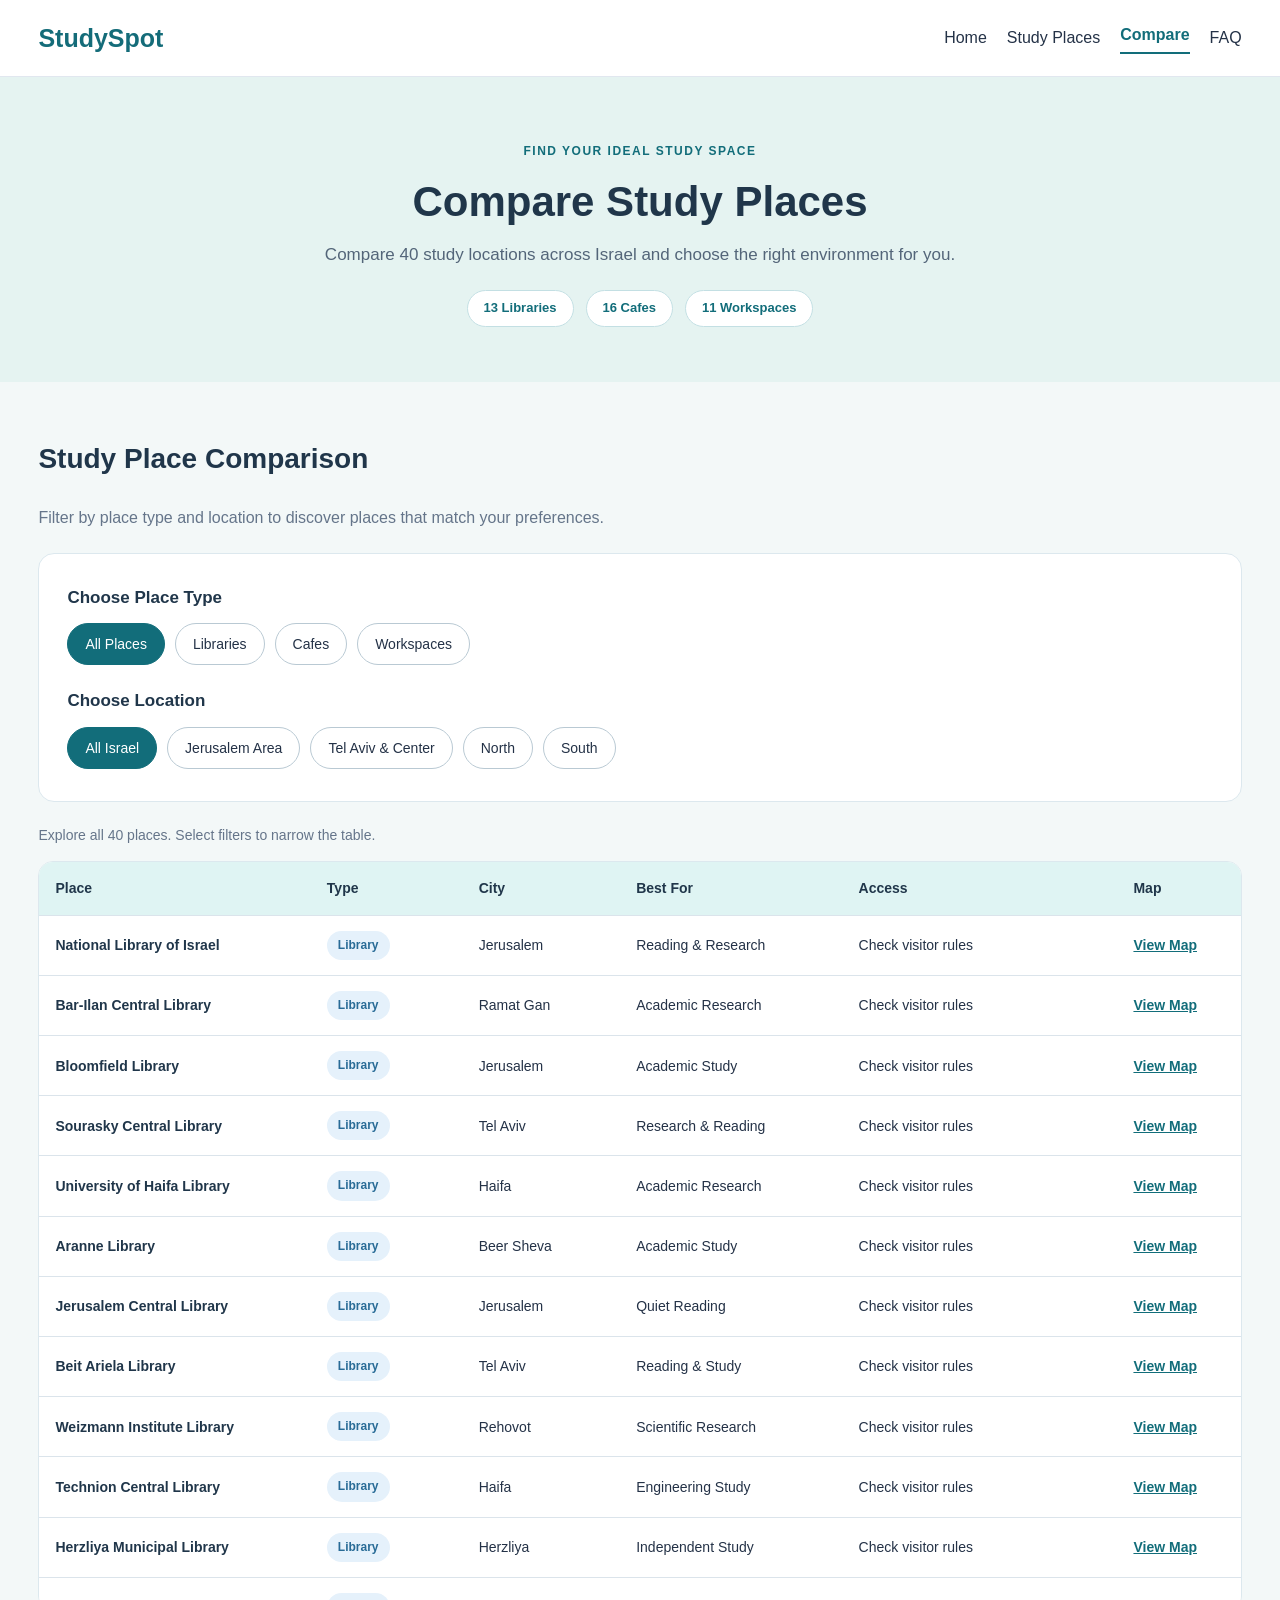
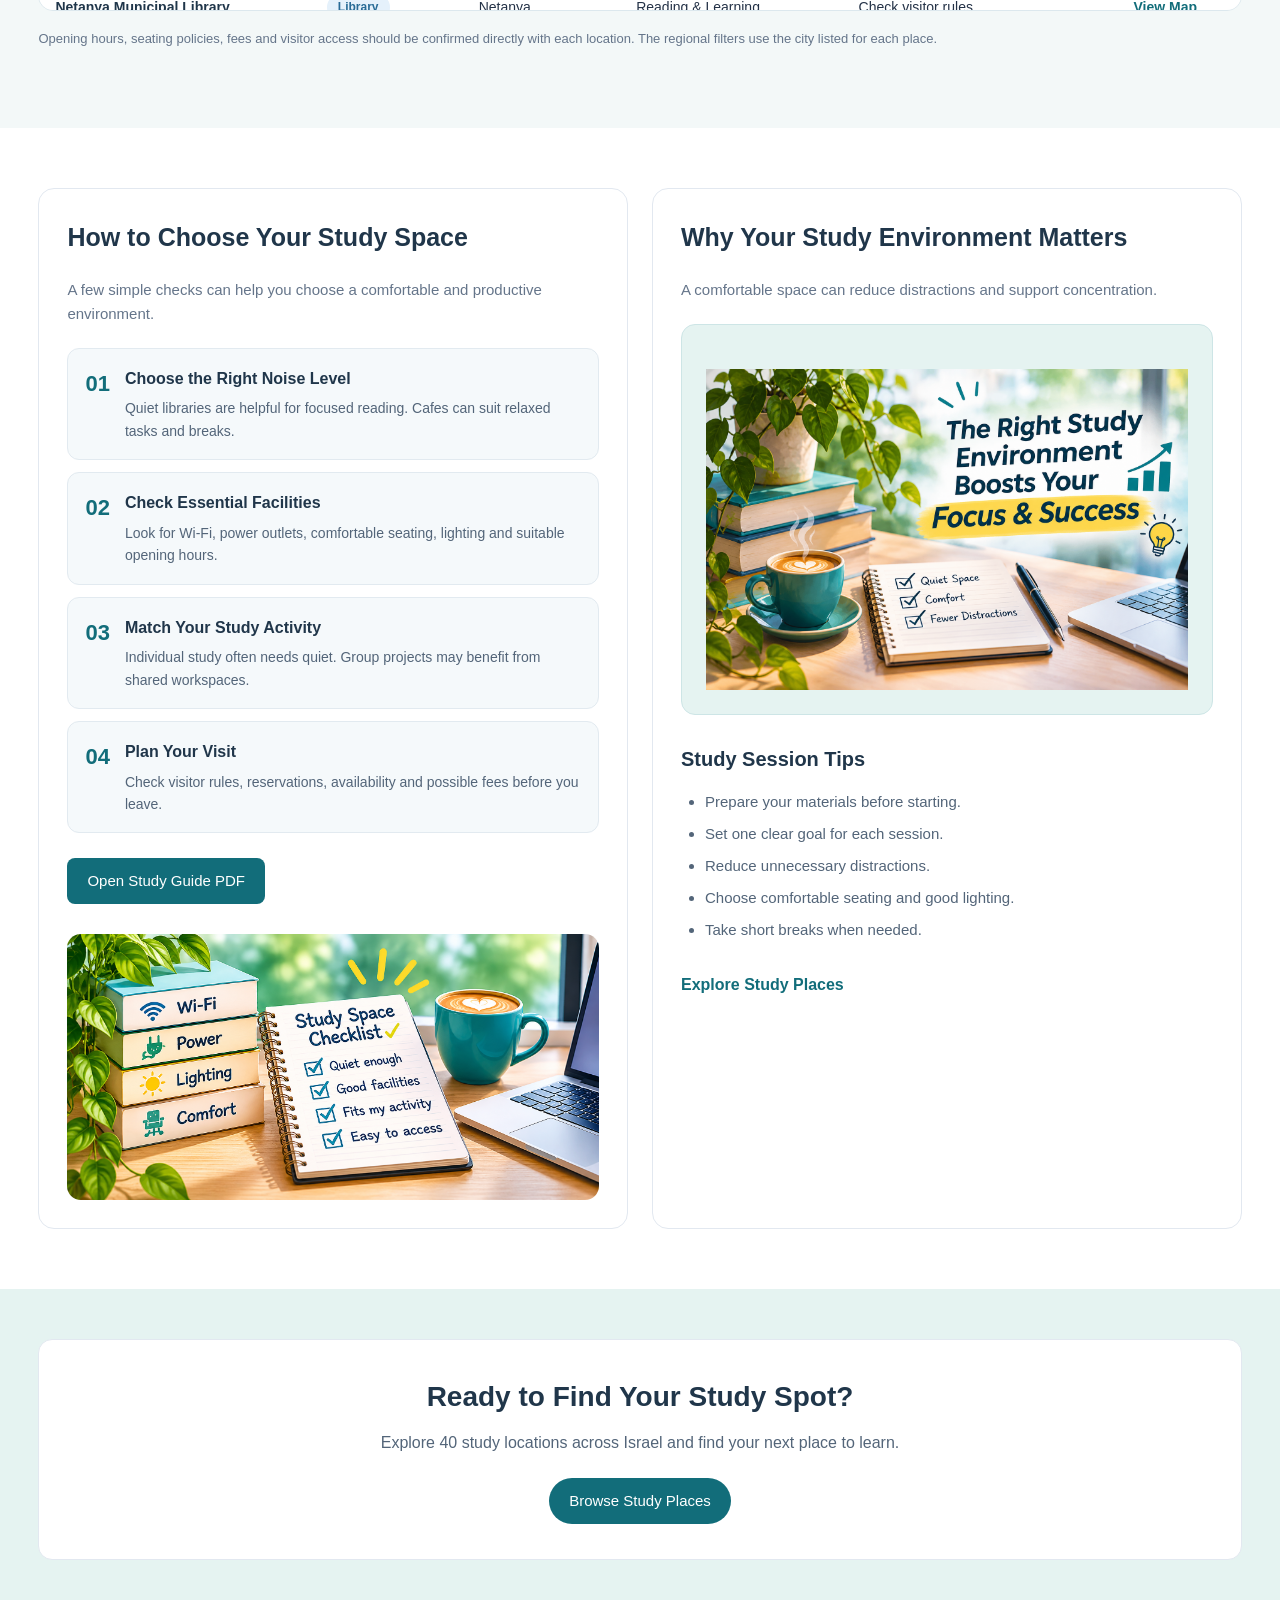
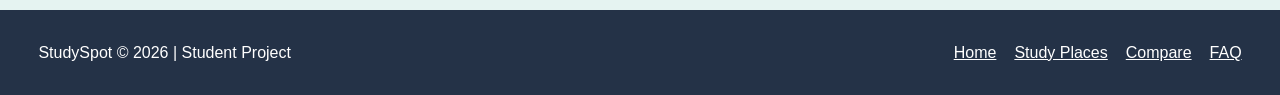
<file: compare.html>
<!DOCTYPE html>
<html lang="en">
<head>
  <meta charset="UTF-8">
  <meta name="viewport" content="width=device-width, initial-scale=1.0">
  <title>StudySpot | Compare Study Places</title>
  <link rel="stylesheet" href="css/style.css">
</head>

<body class="compare-page">

  <!-- HEADER -->
  <header class="site-header">
    <div class="container header-inner">
      <a class="logo" href="index.html">StudySpot</a>

      <nav class="nav-links">
        <a href="index.html">Home</a>
        <a href="places.html">Study Places</a>
        <a href="compare.html" class="active">Compare</a>
        <a href="faq.html">FAQ</a>
      </nav>
    </div>
  </header>

  <main>

    <!-- INTRO -->
    <section class="page-intro compare-intro">
      <div class="container">
        <span class="compare-eyebrow">
          FIND YOUR IDEAL STUDY SPACE
        </span>

        <h1>Compare Study Places</h1>

        <p>
          Compare 40 study locations across Israel
          and choose the right environment for you.
        </p>

        <div class="compare-intro-stats">
          <span>13 Libraries</span>
          <span>16 Cafes</span>
          <span>11 Workspaces</span>
        </div>
      </div>
    </section>

    <!-- COMPARISON TABLE -->
    <section class="section compare-table-section">
      <div class="container">

        <div class="section-heading">
          <h2>Study Place Comparison</h2>
          <p>
            Filter by place type and location to discover
            places that match your preferences.
          </p>
        </div>

        <div class="comparison-area">

          <!-- TYPE FILTERS -->
          <input type="radio" id="filter-all"
                 name="place-filter" checked>
          <input type="radio" id="filter-library"
                 name="place-filter">
          <input type="radio" id="filter-cafe"
                 name="place-filter">
          <input type="radio" id="filter-workspace"
                 name="place-filter">

          <!-- REGION FILTERS -->
          <input type="radio" id="region-all"
                 name="region-filter" checked>
          <input type="radio" id="region-jerusalem"
                 name="region-filter">
          <input type="radio" id="region-center"
                 name="region-filter">
          <input type="radio" id="region-north"
                 name="region-filter">
          <input type="radio" id="region-south"
                 name="region-filter">

          <!-- FILTER PANEL -->
          <div class="compare-filter-panel">
            <h3>Choose Place Type</h3>

            <div class="filter-controls">
              <label for="filter-all">All Places</label>
              <label for="filter-library">Libraries</label>
              <label for="filter-cafe">Cafes</label>
              <label for="filter-workspace">Workspaces</label>
            </div>

            <h3>Choose Location</h3>

            <div class="filter-controls">
              <label for="region-all">All Israel</label>
              <label for="region-jerusalem">
                Jerusalem Area
              </label>
              <label for="region-center">
                Tel Aviv &amp; Center
              </label>
              <label for="region-north">North</label>
              <label for="region-south">South</label>
            </div>
          </div>

          <p class="compare-results-label">
            Explore all 40 places. Select filters to narrow the table.
          </p>

          <!-- SCROLLABLE TABLE -->
          <div class="table-wrap compare-table-scroll">
            <table>
              <thead>
                <tr>
                  <th>Place</th>
                  <th>Type</th>
                  <th>City</th>
                  <th>Best For</th>
                  <th>Access</th>
                  <th>Map</th>
                </tr>
              </thead>

              <tbody>

                <!-- 13 LIBRARIES -->

                <tr class="library-row jerusalem-row">
                  <td class="compare-place-name">National Library of Israel</td>
                  <td><span class="compare-type compare-type-library">Library</span></td>
                  <td>Jerusalem</td>
                  <td>Reading &amp; Research</td>
                  <td>Check visitor rules</td>
                  <td><a class="compare-map-link" href="https://www.google.com/maps/search/?api=1&amp;query=National+Library+of+Israel+Jerusalem" target="_blank">View Map</a></td>
                </tr>

                <tr class="library-row center-row">
                  <td class="compare-place-name">Bar-Ilan Central Library</td>
                  <td><span class="compare-type compare-type-library">Library</span></td>
                  <td>Ramat Gan</td>
                  <td>Academic Research</td>
                  <td>Check visitor rules</td>
                  <td><a class="compare-map-link" href="https://www.google.com/maps/search/?api=1&amp;query=Wurzweiler+Central+Library+Bar+Ilan" target="_blank">View Map</a></td>
                </tr>

                <tr class="library-row jerusalem-row">
                  <td class="compare-place-name">Bloomfield Library</td>
                  <td><span class="compare-type compare-type-library">Library</span></td>
                  <td>Jerusalem</td>
                  <td>Academic Study</td>
                  <td>Check visitor rules</td>
                  <td><a class="compare-map-link" href="https://www.google.com/maps/search/?api=1&amp;query=Bloomfield+Library+Mount+Scopus" target="_blank">View Map</a></td>
                </tr>

                <tr class="library-row center-row">
                  <td class="compare-place-name">Sourasky Central Library</td>
                  <td><span class="compare-type compare-type-library">Library</span></td>
                  <td>Tel Aviv</td>
                  <td>Research &amp; Reading</td>
                  <td>Check visitor rules</td>
                  <td><a class="compare-map-link" href="https://www.google.com/maps/search/?api=1&amp;query=Sourasky+Central+Library+Tel+Aviv" target="_blank">View Map</a></td>
                </tr>

                <tr class="library-row north-row">
                  <td class="compare-place-name">University of Haifa Library</td>
                  <td><span class="compare-type compare-type-library">Library</span></td>
                  <td>Haifa</td>
                  <td>Academic Research</td>
                  <td>Check visitor rules</td>
                  <td><a class="compare-map-link" href="https://www.google.com/maps/search/?api=1&amp;query=University+of+Haifa+Library" target="_blank">View Map</a></td>
                </tr>

                <tr class="library-row south-row">
                  <td class="compare-place-name">Aranne Library</td>
                  <td><span class="compare-type compare-type-library">Library</span></td>
                  <td>Beer Sheva</td>
                  <td>Academic Study</td>
                  <td>Check visitor rules</td>
                  <td><a class="compare-map-link" href="https://www.google.com/maps/search/?api=1&amp;query=Aranne+Library+Beer+Sheva" target="_blank">View Map</a></td>
                </tr>

                <tr class="library-row jerusalem-row">
                  <td class="compare-place-name">Jerusalem Central Library</td>
                  <td><span class="compare-type compare-type-library">Library</span></td>
                  <td>Jerusalem</td>
                  <td>Quiet Reading</td>
                  <td>Check visitor rules</td>
                  <td><a class="compare-map-link" href="https://www.google.com/maps/search/?api=1&amp;query=Jerusalem+Central+Municipal+Library" target="_blank">View Map</a></td>
                </tr>

                <tr class="library-row center-row">
                  <td class="compare-place-name">Beit Ariela Library</td>
                  <td><span class="compare-type compare-type-library">Library</span></td>
                  <td>Tel Aviv</td>
                  <td>Reading &amp; Study</td>
                  <td>Check visitor rules</td>
                  <td><a class="compare-map-link" href="https://www.google.com/maps/search/?api=1&amp;query=Beit+Ariela+Library+Tel+Aviv" target="_blank">View Map</a></td>
                </tr>

                <tr class="library-row center-row">
                  <td class="compare-place-name">Weizmann Institute Library</td>
                  <td><span class="compare-type compare-type-library">Library</span></td>
                  <td>Rehovot</td>
                  <td>Scientific Research</td>
                  <td>Check visitor rules</td>
                  <td><a class="compare-map-link" href="https://www.google.com/maps/search/?api=1&amp;query=Weizmann+Institute+Library+Rehovot" target="_blank">View Map</a></td>
                </tr>

                <tr class="library-row north-row">
                  <td class="compare-place-name">Technion Central Library</td>
                  <td><span class="compare-type compare-type-library">Library</span></td>
                  <td>Haifa</td>
                  <td>Engineering Study</td>
                  <td>Check visitor rules</td>
                  <td><a class="compare-map-link" href="https://www.google.com/maps/search/?api=1&amp;query=Technion+Central+Library+Haifa" target="_blank">View Map</a></td>
                </tr>

                <tr class="library-row center-row">
                  <td class="compare-place-name">Herzliya Municipal Library</td>
                  <td><span class="compare-type compare-type-library">Library</span></td>
                  <td>Herzliya</td>
                  <td>Independent Study</td>
                  <td>Check visitor rules</td>
                  <td><a class="compare-map-link" href="https://www.google.com/maps/search/?api=1&amp;query=Herzliya+Municipal+Library" target="_blank">View Map</a></td>
                </tr>

                <tr class="library-row center-row">
                  <td class="compare-place-name">Netanya Municipal Library</td>
                  <td><span class="compare-type compare-type-library">Library</span></td>
                  <td>Netanya</td>
                  <td>Reading &amp; Learning</td>
                  <td>Check visitor rules</td>
                  <td><a class="compare-map-link" href="https://www.google.com/maps/search/?api=1&amp;query=Netanya+Municipal+Library" target="_blank">View Map</a></td>
                </tr>

                <tr class="library-row center-row">
                  <td class="compare-place-name">Kotar Rishon Library</td>
                  <td><span class="compare-type compare-type-library">Library</span></td>
                  <td>Rishon LeZion</td>
                  <td>Reading &amp; Research</td>
                  <td>Check visitor rules</td>
                  <td><a class="compare-map-link" href="https://www.google.com/maps/search/?api=1&amp;query=Kotar+Rishon+Library+Rishon+LeZion" target="_blank">View Map</a></td>
                </tr>

                <!-- 16 CAFES -->

                <tr class="cafe-row jerusalem-row">
                  <td class="compare-place-name">Harry's Cafe</td>
                  <td><span class="compare-type compare-type-cafe">Cafe</span></td>
                  <td>Jerusalem</td>
                  <td>Coffee Breaks</td>
                  <td>Check seating policy</td>
                  <td><a class="compare-map-link" href="https://www.google.com/maps/search/?api=1&amp;query=Harrys+Cafe+National+Library+Jerusalem" target="_blank">View Map</a></td>
                </tr>

                <tr class="cafe-row center-row">
                  <td class="compare-place-name">Cafe Landwer</td>
                  <td><span class="compare-type compare-type-cafe">Cafe</span></td>
                  <td>Tel Aviv</td>
                  <td>Casual Meetings</td>
                  <td>Check seating policy</td>
                  <td><a class="compare-map-link" href="https://www.google.com/maps/search/?api=1&amp;query=Cafe+Landwer+Tel+Aviv" target="_blank">View Map</a></td>
                </tr>

                <tr class="cafe-row jerusalem-row">
                  <td class="compare-place-name">Aroma Espresso Bar</td>
                  <td><span class="compare-type compare-type-cafe">Cafe</span></td>
                  <td>Jerusalem</td>
                  <td>Informal Meetings</td>
                  <td>Check seating policy</td>
                  <td><a class="compare-map-link" href="https://www.google.com/maps/search/?api=1&amp;query=Aroma+Espresso+Bar+Jerusalem" target="_blank">View Map</a></td>
                </tr>

                <tr class="cafe-row north-row">
                  <td class="compare-place-name">Cafe Joe - Haifa</td>
                  <td><span class="compare-type compare-type-cafe">Cafe</span></td>
                  <td>Haifa</td>
                  <td>Coffee Breaks</td>
                  <td>Check seating policy</td>
                  <td><a class="compare-map-link" href="https://www.google.com/maps/search/?api=1&amp;query=Cafe+Joe+Haifa" target="_blank">View Map</a></td>
                </tr>

                <tr class="cafe-row center-row">
                  <td class="compare-place-name">Cafe Joe - Bat Yam</td>
                  <td><span class="compare-type compare-type-cafe">Cafe</span></td>
                  <td>Bat Yam</td>
                  <td>Relaxed Breaks</td>
                  <td>Check seating policy</td>
                  <td><a class="compare-map-link" href="https://www.google.com/maps/search/?api=1&amp;query=Cafe+Joe+Bat+Yam" target="_blank">View Map</a></td>
                </tr>

                <tr class="cafe-row center-row">
                  <td class="compare-place-name">Arcaffe - Ra'anana</td>
                  <td><span class="compare-type compare-type-cafe">Cafe</span></td>
                  <td>Ra'anana</td>
                  <td>Reading &amp; Meetings</td>
                  <td>Check seating policy</td>
                  <td><a class="compare-map-link" href="https://www.google.com/maps/search/?api=1&amp;query=Arcaffe+Raanana" target="_blank">View Map</a></td>
                </tr>

                <tr class="cafe-row center-row">
                  <td class="compare-place-name">Arcaffe - Poleg</td>
                  <td><span class="compare-type compare-type-cafe">Cafe</span></td>
                  <td>Netanya</td>
                  <td>Informal Work</td>
                  <td>Check seating policy</td>
                  <td><a class="compare-map-link" href="https://www.google.com/maps/search/?api=1&amp;query=Arcaffe+Poleg+Netanya" target="_blank">View Map</a></td>
                </tr>

                <tr class="cafe-row center-row">
                  <td class="compare-place-name">Cafe Joe - Ramat Gan</td>
                  <td><span class="compare-type compare-type-cafe">Cafe</span></td>
                  <td>Ramat Gan</td>
                  <td>Casual Meetings</td>
                  <td>Check seating policy</td>
                  <td><a class="compare-map-link" href="https://www.google.com/maps/search/?api=1&amp;query=Cafe+Joe+Ramat+Gan" target="_blank">View Map</a></td>
                </tr>

                <tr class="cafe-row center-row">
                  <td class="compare-place-name">Cafe Nahat</td>
                  <td><span class="compare-type compare-type-cafe">Cafe</span></td>
                  <td>Tel Aviv</td>
                  <td>Coffee &amp; Reading</td>
                  <td>Check seating policy</td>
                  <td><a class="compare-map-link" href="https://www.google.com/maps/search/?api=1&amp;query=Cafe+Nahat+Tel+Aviv" target="_blank">View Map</a></td>
                </tr>

                <tr class="cafe-row jerusalem-row">
                  <td class="compare-place-name">Tmol Shilshom</td>
                  <td><span class="compare-type compare-type-cafe">Cafe</span></td>
                  <td>Jerusalem</td>
                  <td>Reading &amp; Inspiration</td>
                  <td>Check seating policy</td>
                  <td><a class="compare-map-link" href="https://www.google.com/maps/search/?api=1&amp;query=Tmol+Shilshom+Jerusalem" target="_blank">View Map</a></td>
                </tr>

                <tr class="cafe-row north-row">
                  <td class="compare-place-name">Greg Cafe - Haifa</td>
                  <td><span class="compare-type compare-type-cafe">Cafe</span></td>
                  <td>Haifa</td>
                  <td>Casual Study</td>
                  <td>Check seating policy</td>
                  <td><a class="compare-map-link" href="https://www.google.com/maps/search/?api=1&amp;query=Greg+Cafe+Haifa" target="_blank">View Map</a></td>
                </tr>

                <tr class="cafe-row south-row">
                  <td class="compare-place-name">Aroma - Beer Sheva</td>
                  <td><span class="compare-type compare-type-cafe">Cafe</span></td>
                  <td>Beer Sheva</td>
                  <td>Coffee Breaks</td>
                  <td>Check seating policy</td>
                  <td><a class="compare-map-link" href="https://www.google.com/maps/search/?api=1&amp;query=Aroma+Espresso+Bar+Beer+Sheva" target="_blank">View Map</a></td>
                </tr>

                <tr class="cafe-row south-row">
                  <td class="compare-place-name">Cafe Cafe - Eilat</td>
                  <td><span class="compare-type compare-type-cafe">Cafe</span></td>
                  <td>Eilat</td>
                  <td>Relaxed Meetings</td>
                  <td>Check seating policy</td>
                  <td><a class="compare-map-link" href="https://www.google.com/maps/search/?api=1&amp;query=Cafe+Cafe+Eilat" target="_blank">View Map</a></td>
                </tr>

                <tr class="cafe-row center-row">
                  <td class="compare-place-name">Landwer - Herzliya</td>
                  <td><span class="compare-type compare-type-cafe">Cafe</span></td>
                  <td>Herzliya</td>
                  <td>Casual Meetings</td>
                  <td>Check seating policy</td>
                  <td><a class="compare-map-link" href="https://www.google.com/maps/search/?api=1&amp;query=Cafe+Landwer+Herzliya" target="_blank">View Map</a></td>
                </tr>

                <tr class="cafe-row south-row">
                  <td class="compare-place-name">Greg Cafe - Ashdod</td>
                  <td><span class="compare-type compare-type-cafe">Cafe</span></td>
                  <td>Ashdod</td>
                  <td>Coffee &amp; Conversation</td>
                  <td>Check seating policy</td>
                  <td><a class="compare-map-link" href="https://www.google.com/maps/search/?api=1&amp;query=Greg+Cafe+Ashdod" target="_blank">View Map</a></td>
                </tr>

                <tr class="cafe-row center-row">
                  <td class="compare-place-name">Arcaffe - Rishon LeZion</td>
                  <td><span class="compare-type compare-type-cafe">Cafe</span></td>
                  <td>Rishon LeZion</td>
                  <td>Reading &amp; Coffee</td>
                  <td>Check seating policy</td>
                  <td><a class="compare-map-link" href="https://www.google.com/maps/search/?api=1&amp;query=Arcaffe+Rishon+LeZion" target="_blank">View Map</a></td>
                </tr>

                <!-- 11 WORKSPACES -->

                <tr class="workspace-row center-row">
                  <td class="compare-place-name">WeWork - Tel Aviv</td>
                  <td><span class="compare-type compare-type-workspace">Workspace</span></td>
                  <td>Tel Aviv</td>
                  <td>Professional Work</td>
                  <td>Check booking / membership</td>
                  <td><a class="compare-map-link" href="https://www.google.com/maps/search/?api=1&amp;query=WeWork+Tel+Aviv" target="_blank">View Map</a></td>
                </tr>

                <tr class="workspace-row center-row">
                  <td class="compare-place-name">Mindspace - Tel Aviv</td>
                  <td><span class="compare-type compare-type-workspace">Workspace</span></td>
                  <td>Tel Aviv</td>
                  <td>Teamwork</td>
                  <td>Check booking / membership</td>
                  <td><a class="compare-map-link" href="https://www.google.com/maps/search/?api=1&amp;query=Mindspace+Tel+Aviv" target="_blank">View Map</a></td>
                </tr>

                <tr class="workspace-row center-row">
                  <td class="compare-place-name">Regus - Tel Aviv</td>
                  <td><span class="compare-type compare-type-workspace">Workspace</span></td>
                  <td>Tel Aviv</td>
                  <td>Professional Work</td>
                  <td>Check booking / membership</td>
                  <td><a class="compare-map-link" href="https://www.google.com/maps/search/?api=1&amp;query=Regus+Tel+Aviv" target="_blank">View Map</a></td>
                </tr>

                <tr class="workspace-row center-row">
                  <td class="compare-place-name">ROOMS by Fattal</td>
                  <td><span class="compare-type compare-type-workspace">Workspace</span></td>
                  <td>Tel Aviv</td>
                  <td>Meetings &amp; Focus</td>
                  <td>Check booking / membership</td>
                  <td><a class="compare-map-link" href="https://www.google.com/maps/search/?api=1&amp;query=ROOMS+by+Fattal+Tel+Aviv" target="_blank">View Map</a></td>
                </tr>

                <tr class="workspace-row jerusalem-row">
                  <td class="compare-place-name">Urban Place - Jerusalem</td>
                  <td><span class="compare-type compare-type-workspace">Workspace</span></td>
                  <td>Jerusalem</td>
                  <td>Collaborative Projects</td>
                  <td>Check booking / membership</td>
                  <td><a class="compare-map-link" href="https://www.google.com/maps/search/?api=1&amp;query=Urban+Place+Jerusalem" target="_blank">View Map</a></td>
                </tr>

                <tr class="workspace-row center-row">
                  <td class="compare-place-name">ROOMS - Petah Tikva</td>
                  <td><span class="compare-type compare-type-workspace">Workspace</span></td>
                  <td>Petah Tikva</td>
                  <td>Teamwork &amp; Meetings</td>
                  <td>Check booking / membership</td>
                  <td><a class="compare-map-link" href="https://www.google.com/maps/search/?api=1&amp;query=ROOMS+Petah+Tikva" target="_blank">View Map</a></td>
                </tr>

                <tr class="workspace-row jerusalem-row">
                  <td class="compare-place-name">WeWork - Jerusalem</td>
                  <td><span class="compare-type compare-type-workspace">Workspace</span></td>
                  <td>Jerusalem</td>
                  <td>Team Projects</td>
                  <td>Check booking / membership</td>
                  <td><a class="compare-map-link" href="https://www.google.com/maps/search/?api=1&amp;query=WeWork+Jerusalem" target="_blank">View Map</a></td>
                </tr>

                <tr class="workspace-row north-row">
                  <td class="compare-place-name">Regus - Haifa</td>
                  <td><span class="compare-type compare-type-workspace">Workspace</span></td>
                  <td>Haifa</td>
                  <td>Professional Projects</td>
                  <td>Check booking / membership</td>
                  <td><a class="compare-map-link" href="https://www.google.com/maps/search/?api=1&amp;query=Regus+Haifa" target="_blank">View Map</a></td>
                </tr>

                <tr class="workspace-row center-row">
                  <td class="compare-place-name">WeWork - Herzliya</td>
                  <td><span class="compare-type compare-type-workspace">Workspace</span></td>
                  <td>Herzliya</td>
                  <td>Collaboration</td>
                  <td>Check booking / membership</td>
                  <td><a class="compare-map-link" href="https://www.google.com/maps/search/?api=1&amp;query=WeWork+Herzliya" target="_blank">View Map</a></td>
                </tr>

                <tr class="workspace-row south-row">
                  <td class="compare-place-name">Regus - Beer Sheva</td>
                  <td><span class="compare-type compare-type-workspace">Workspace</span></td>
                  <td>Beer Sheva</td>
                  <td>Focused Work</td>
                  <td>Check booking / membership</td>
                  <td><a class="compare-map-link" href="https://www.google.com/maps/search/?api=1&amp;query=Regus+Beer+Sheva" target="_blank">View Map</a></td>
                </tr>

                <tr class="workspace-row center-row">
                  <td class="compare-place-name">Mindspace - Ramat Gan</td>
                  <td><span class="compare-type compare-type-workspace">Workspace</span></td>
                  <td>Ramat Gan</td>
                  <td>Meetings &amp; Teamwork</td>
                  <td>Check booking / membership</td>
                  <td><a class="compare-map-link" href="https://www.google.com/maps/search/?api=1&amp;query=Mindspace+Ramat+Gan" target="_blank">View Map</a></td>
                </tr>

              </tbody>
            </table>
          </div>
        </div>

        <p class="note">
          Opening hours, seating policies, fees and visitor access
          should be confirmed directly with each location.
          The regional filters use the city listed for each place.
        </p>

      </div>
    </section>

    <!-- STUDY GUIDE AND VIDEO -->
    <section class="section compare-learning-section">
      <div class="container info-layout compare-info">

        <!-- LEFT PANEL -->
        <article class="panel">
          <h2>How to Choose Your Study Space</h2>

          <p class="compare-muted">
            A few simple checks can help you choose a
            comfortable and productive environment.
          </p>

          <div class="compare-guide-grid">

            <div class="compare-guide-step">
              <span class="compare-step-number">01</span>
              <div>
                <h3>Choose the Right Noise Level</h3>
                <p>
                  Quiet libraries are helpful for focused reading.
                  Cafes can suit relaxed tasks and breaks.
                </p>
              </div>
            </div>

            <div class="compare-guide-step">
              <span class="compare-step-number">02</span>
              <div>
                <h3>Check Essential Facilities</h3>
                <p>
                  Look for Wi-Fi, power outlets, comfortable
                  seating, lighting and suitable opening hours.
                </p>
              </div>
            </div>

            <div class="compare-guide-step">
              <span class="compare-step-number">03</span>
              <div>
                <h3>Match Your Study Activity</h3>
                <p>
                  Individual study often needs quiet.
                  Group projects may benefit from shared workspaces.
                </p>
              </div>
            </div>

            <div class="compare-guide-step">
              <span class="compare-step-number">04</span>
              <div>
                <h3>Plan Your Visit</h3>
                <p>
                  Check visitor rules, reservations,
                  availability and possible fees before you leave.
                </p>
              </div>
            </div>

          </div>


          <a class="button compare-guide-button"
            href="media/study-guide.pdf"
            target="_blank">
            Open Study Guide PDF
          </a>

          <!-- STUDY SPACE CHECKLIST IMAGE -->
          <div class="compare-checklist-image">
            <img
              src="media/study-checklist.png"
              alt="Study space checklist showing Wi-Fi, power, lighting and comfort">
          </div>


        </article>

        <!-- RIGHT PANEL -->
        <aside class="panel">
          <h2>Why Your Study Environment Matters</h2>

          <p class="compare-muted">
            A comfortable space can reduce distractions
            and support concentration.
          </p>

          <!-- STUDY ENVIRONMENT IMAGE -->
          
          <div class="compare-video-fallback">
            <div class="video-container">
              <img
                src="media/study-environment.png"
                alt="A colorful study environment">
            </div>
          </div>


          <h3 class="compare-tips-title">Study Session Tips</h3>

          <ul class="compare-tips">
            <li>Prepare your materials before starting.</li>
            <li>Set one clear goal for each session.</li>
            <li>Reduce unnecessary distractions.</li>
            <li>Choose comfortable seating and good lighting.</li>
            <li>Take short breaks when needed.</li>
          </ul>

          <a class="compare-explore-link" href="places.html">
            Explore Study Places
          </a>

        </aside>

      </div>
    </section>

    <!-- CLOSING SECTION -->
    <section class="section highlight-section compare-closing">
      <div class="container">
        <div class="panel compare-closing-panel">

          <h2>Ready to Find Your Study Spot?</h2>

          <p>
            Explore 40 study locations across Israel
            and find your next place to learn.
          </p>

          <a class="button" href="places.html">
            Browse Study Places
          </a>

        </div>
      </div>
    </section>

  </main>

  <!-- FOOTER -->
  <footer class="site-footer">
    <div class="container footer-layout">
      <span>StudySpot &copy; 2026 | Student Project</span>

      <nav class="footer-links">
        <a href="index.html">Home</a>
        <a href="places.html">Study Places</a>
        <a href="compare.html">Compare</a>
        <a href="faq.html">FAQ</a>
      </nav>
    </div>
  </footer>

</body>
</html>
</file>
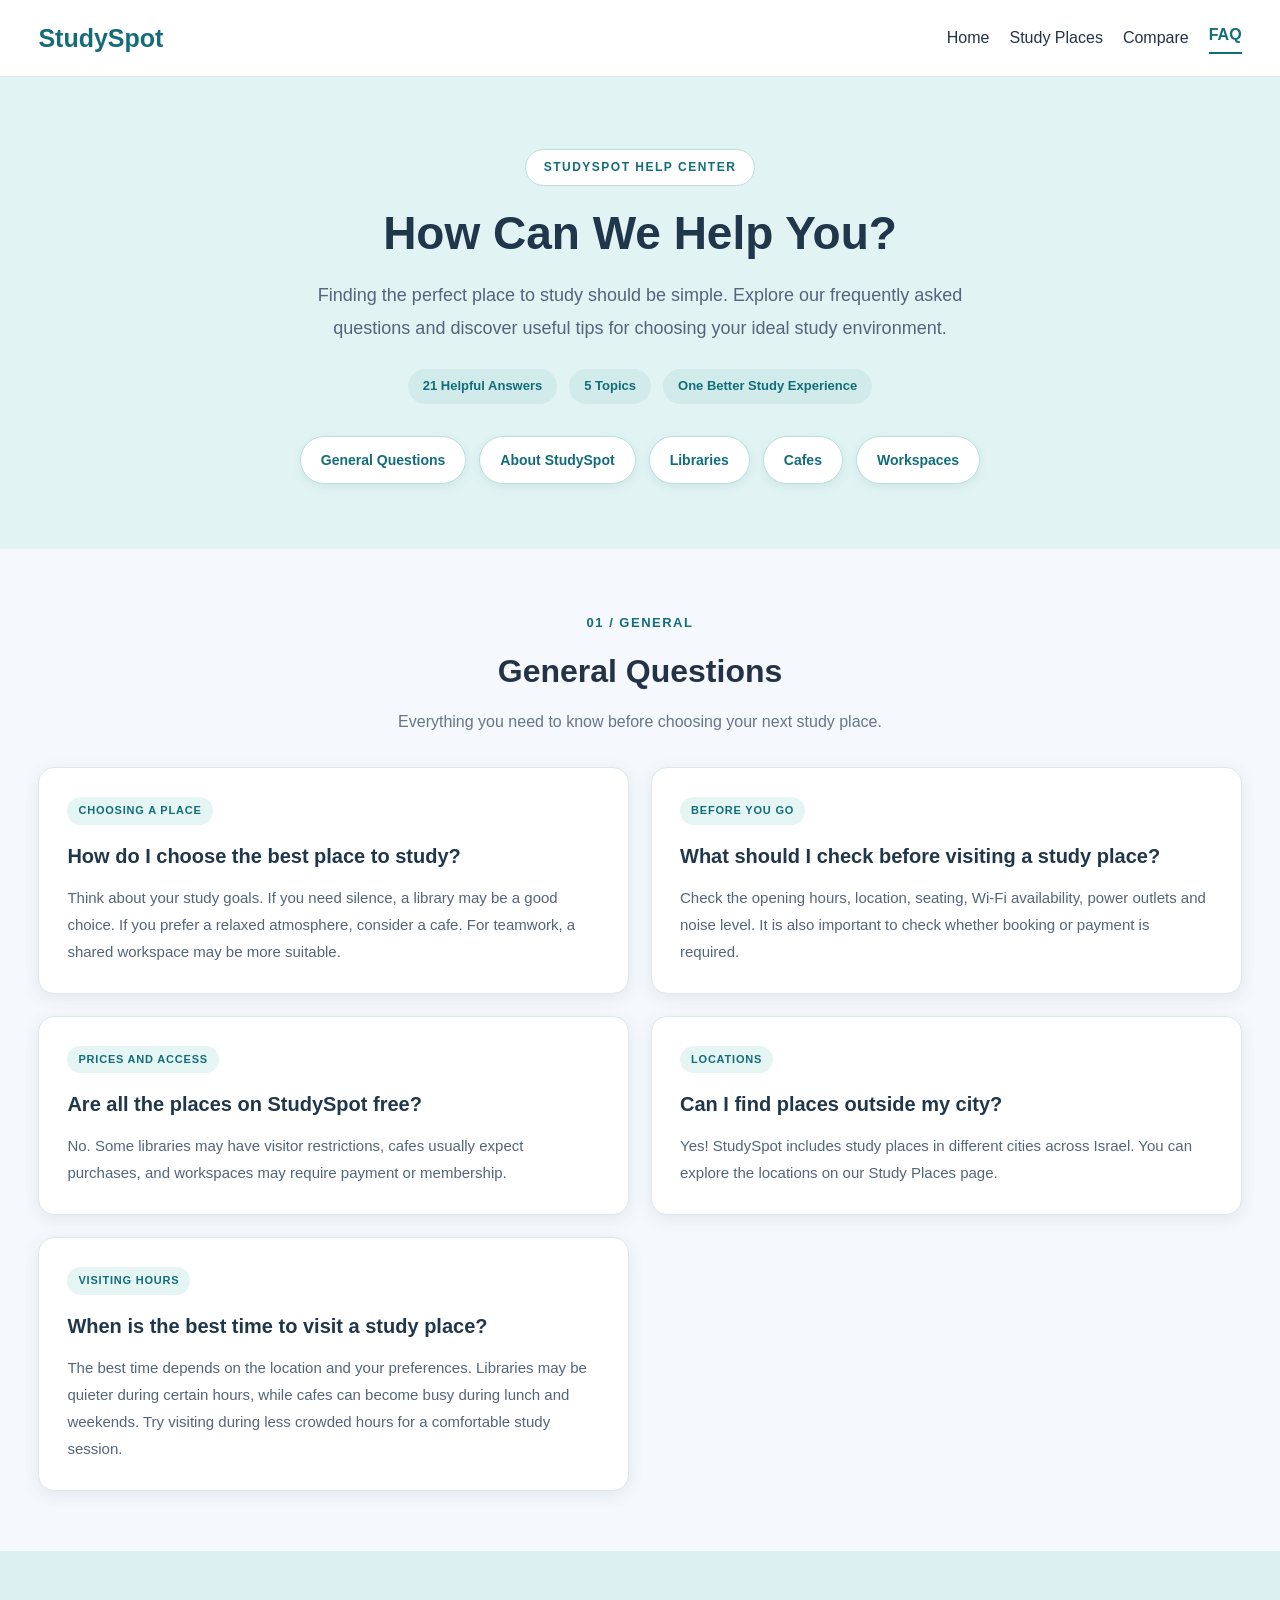
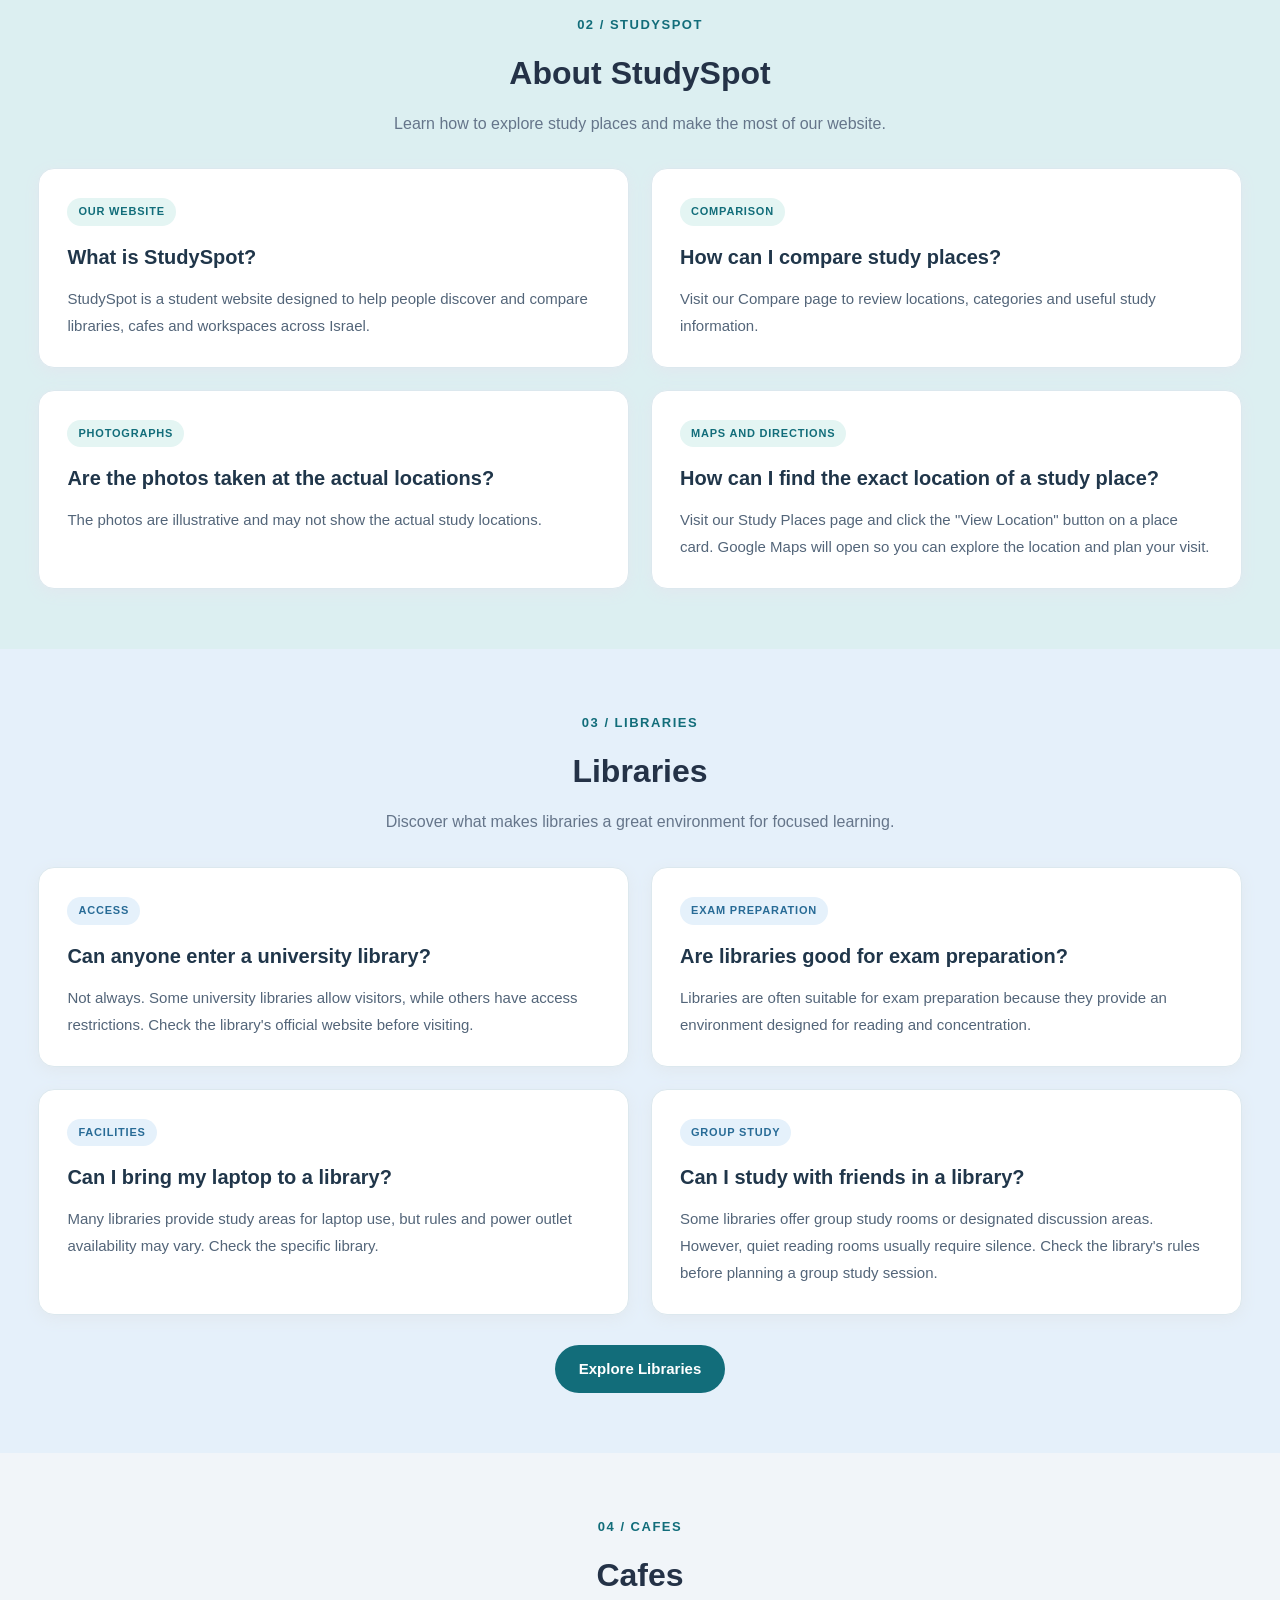
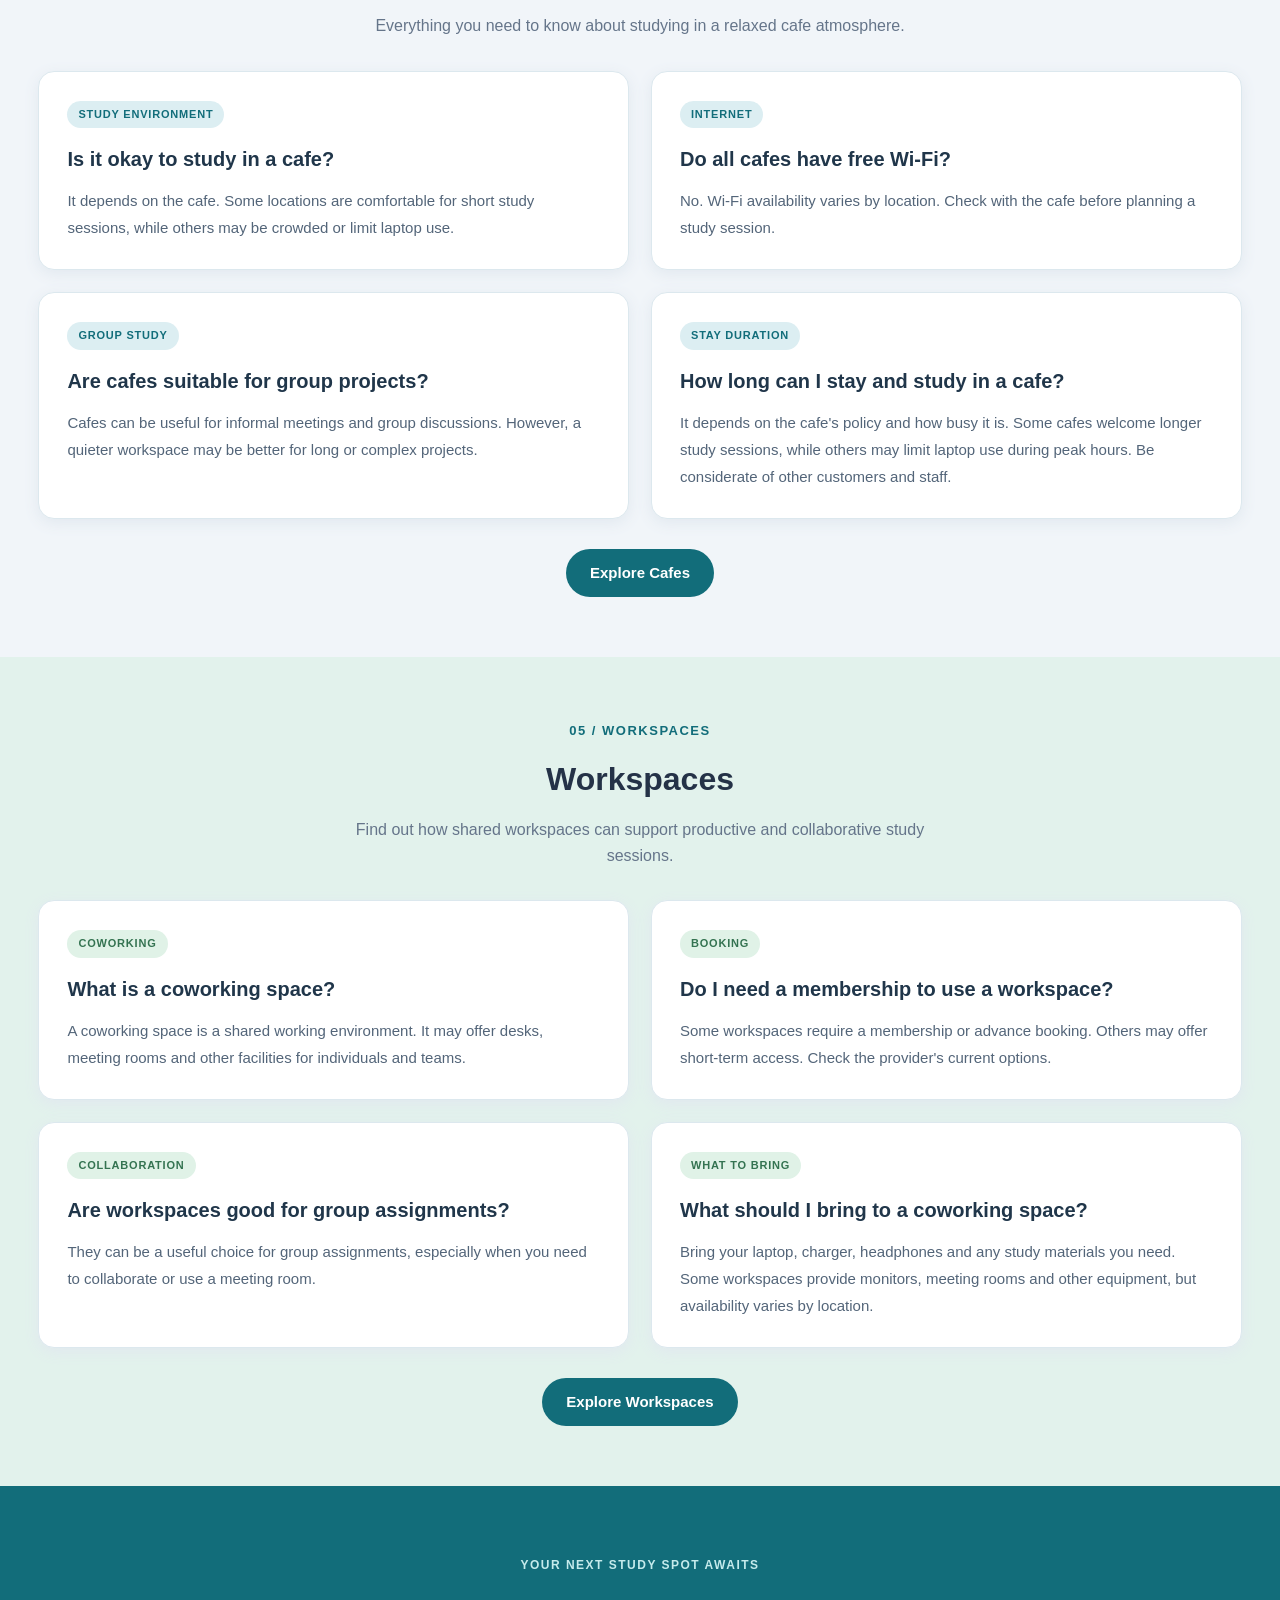
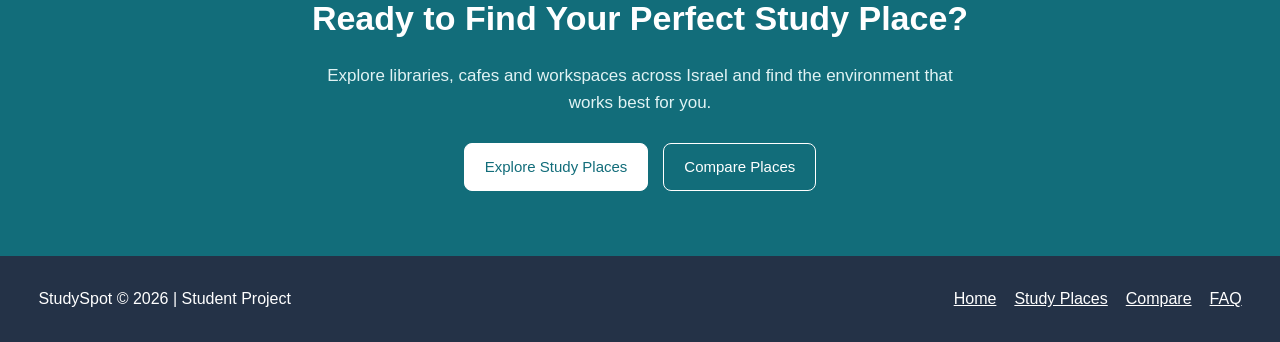
<file: faq.html>
<!DOCTYPE html>
<html lang="en">
<head>
  <meta charset="UTF-8">
  <meta name="viewport" content="width=device-width, initial-scale=1.0">
  <title>StudySpot | FAQ</title>
  <link rel="stylesheet" href="css/style.css">
</head>

<body class="faq-page">

  <!-- Main navigation -->
  <header class="site-header">
    <div class="container header-inner">
      <a class="logo" href="index.html">StudySpot</a>

      <nav class="nav-links">
        <a href="index.html">Home</a>
        <a href="places.html">Study Places</a>
        <a href="compare.html">Compare</a>
        <a href="faq.html" class="active">FAQ</a>
      </nav>
    </div>
  </header>

  <main>

    <!-- FAQ introduction -->
    <section class="page-intro faq-hero">
      <div class="container">

        <span class="faq-label">STUDYSPOT HELP CENTER</span>

        <h1>How Can We Help You?</h1>

        <p class="faq-hero-description">
          Finding the perfect place to study should be simple.
          Explore our frequently asked questions and discover
          useful tips for choosing your ideal study environment.
        </p>

        <div class="faq-hero-info">
          <span>21 Helpful Answers</span>
          <span>5 Topics</span>
          <span>One Better Study Experience</span>
        </div>

        <!-- Quick navigation -->
        <nav class="category-links faq-category-links">
          <a href="#general">General Questions</a>
          <a href="#website-faq">About StudySpot</a>
          <a href="#libraries-faq">Libraries</a>
          <a href="#cafes-faq">Cafes</a>
          <a href="#workspaces-faq">Workspaces</a>
        </nav>

      </div>
    </section>

    <!-- 01 - General questions -->
    <section class="section faq-section" id="general">
      <div class="container">

        <div class="section-heading faq-heading">
          <span class="faq-section-number">01 / GENERAL</span>
          <h2>General Questions</h2>
          <p>
            Everything you need to know before choosing
            your next study place.
          </p>
        </div>

        <div class="faq-list">

          <div class="faq-item">
            <span class="faq-card-label">CHOOSING A PLACE</span>
            <h3>How do I choose the best place to study?</h3>
            <p>
              Think about your study goals. If you need silence,
              a library may be a good choice. If you prefer a
              relaxed atmosphere, consider a cafe. For teamwork,
              a shared workspace may be more suitable.
            </p>
          </div>

          <div class="faq-item">
            <span class="faq-card-label">BEFORE YOU GO</span>
            <h3>What should I check before visiting a study place?</h3>
            <p>
              Check the opening hours, location, seating,
              Wi-Fi availability, power outlets and noise level.
              It is also important to check whether booking
              or payment is required.
            </p>
          </div>

          <div class="faq-item">
            <span class="faq-card-label">PRICES AND ACCESS</span>
            <h3>Are all the places on StudySpot free?</h3>
            <p>
              No. Some libraries may have visitor restrictions,
              cafes usually expect purchases, and workspaces
              may require payment or membership.
            </p>
          </div>

          <div class="faq-item">
            <span class="faq-card-label">LOCATIONS</span>
            <h3>Can I find places outside my city?</h3>
            <p>
              Yes! StudySpot includes study places in
              different cities across Israel. You can
              explore the locations on our Study Places page.
            </p>
          </div>

          <div class="faq-item">
            <span class="faq-card-label">VISITING HOURS</span>
            <h3>When is the best time to visit a study place?</h3>
            <p>
              The best time depends on the location and your preferences.
              Libraries may be quieter during certain hours, while cafes
              can become busy during lunch and weekends. Try visiting
              during less crowded hours for a comfortable study session.
            </p>
          </div>

        </div>
      </div>
    </section>

    <!-- 02 - About StudySpot -->
    <section class="section faq-section" id="website-faq">
      <div class="container">

        <div class="section-heading faq-heading">
          <span class="faq-section-number">02 / STUDYSPOT</span>
          <h2>About StudySpot</h2>
          <p>
            Learn how to explore study places and
            make the most of our website.
          </p>
        </div>

        <div class="faq-list">

          <div class="faq-item">
            <span class="faq-card-label">OUR WEBSITE</span>
            <h3>What is StudySpot?</h3>
            <p>
              StudySpot is a student website designed to help
              people discover and compare libraries, cafes
              and workspaces across Israel.
            </p>
          </div>

          <div class="faq-item">
            <span class="faq-card-label">COMPARISON</span>
            <h3>How can I compare study places?</h3>
            <p>
              Visit our Compare page to review locations,
              categories and useful study information.
            </p>
          </div>

          <div class="faq-item">
            <span class="faq-card-label">PHOTOGRAPHS</span>
            <h3>Are the photos taken at the actual locations?</h3>
            <p>
              The photos are illustrative and may not show
              the actual study locations.
            </p>
          </div>

          <div class="faq-item">
            <span class="faq-card-label">MAPS AND DIRECTIONS</span>
            <h3>How can I find the exact location of a study place?</h3>
            <p>
              Visit our Study Places page and click the "View Location"
              button on a place card. Google Maps will open so you can
              explore the location and plan your visit.
            </p>
          </div>

        </div>
      </div>
    </section>

    <!-- 03 - Library questions -->
    <section class="section highlight-section faq-section faq-libraries"
             id="libraries-faq">
      <div class="container">

        <div class="section-heading faq-heading">
          <span class="faq-section-number">03 / LIBRARIES</span>
          <h2>Libraries</h2>
          <p>
            Discover what makes libraries a great
            environment for focused learning.
          </p>
        </div>

        <div class="faq-list">

          <div class="faq-item">
            <span class="faq-card-label">ACCESS</span>
            <h3>Can anyone enter a university library?</h3>
            <p>
              Not always. Some university libraries allow
              visitors, while others have access restrictions.
              Check the library's official website before visiting.
            </p>
          </div>

          <div class="faq-item">
            <span class="faq-card-label">EXAM PREPARATION</span>
            <h3>Are libraries good for exam preparation?</h3>
            <p>
              Libraries are often suitable for exam preparation
              because they provide an environment designed
              for reading and concentration.
            </p>
          </div>

          <div class="faq-item">
            <span class="faq-card-label">FACILITIES</span>
            <h3>Can I bring my laptop to a library?</h3>
            <p>
              Many libraries provide study areas for laptop use,
              but rules and power outlet availability may vary.
              Check the specific library.
            </p>
          </div>

          <div class="faq-item">
            <span class="faq-card-label">GROUP STUDY</span>
            <h3>Can I study with friends in a library?</h3>
            <p>
              Some libraries offer group study rooms or designated
              discussion areas. However, quiet reading rooms usually
              require silence. Check the library's rules before
              planning a group study session.
            </p>
          </div>

        </div>

        <p class="faq-section-link">
          <a class="button" href="places.html#libraries">
            Explore Libraries
          </a>
        </p>

      </div>
    </section>

    <!-- 04 - Cafe questions -->
    <section class="section faq-section faq-cafes" id="cafes-faq">
      <div class="container">

        <div class="section-heading faq-heading">
          <span class="faq-section-number">04 / CAFES</span>
          <h2>Cafes</h2>
          <p>
            Everything you need to know about studying
            in a relaxed cafe atmosphere.
          </p>
        </div>

        <div class="faq-list">

          <div class="faq-item">
            <span class="faq-card-label">STUDY ENVIRONMENT</span>
            <h3>Is it okay to study in a cafe?</h3>
            <p>
              It depends on the cafe. Some locations are
              comfortable for short study sessions, while
              others may be crowded or limit laptop use.
            </p>
          </div>

          <div class="faq-item">
            <span class="faq-card-label">INTERNET</span>
            <h3>Do all cafes have free Wi-Fi?</h3>
            <p>
              No. Wi-Fi availability varies by location.
              Check with the cafe before planning a study session.
            </p>
          </div>

          <div class="faq-item">
            <span class="faq-card-label">GROUP STUDY</span>
            <h3>Are cafes suitable for group projects?</h3>
            <p>
              Cafes can be useful for informal meetings and
              group discussions. However, a quieter workspace
              may be better for long or complex projects.
            </p>
          </div>

          <div class="faq-item">
            <span class="faq-card-label">STAY DURATION</span>
            <h3>How long can I stay and study in a cafe?</h3>
            <p>
              It depends on the cafe's policy and how busy it is.
              Some cafes welcome longer study sessions, while others
              may limit laptop use during peak hours. Be considerate
              of other customers and staff.
            </p>
          </div>

        </div>

        <p class="faq-section-link">
          <a class="button" href="places.html#cafes">
            Explore Cafes
          </a>
        </p>

      </div>
    </section>

    <!-- 05 - Workspace questions -->
    <section class="section highlight-section faq-section faq-workspaces"
             id="workspaces-faq">
      <div class="container">

        <div class="section-heading faq-heading">
          <span class="faq-section-number">05 / WORKSPACES</span>
          <h2>Workspaces</h2>
          <p>
            Find out how shared workspaces can support
            productive and collaborative study sessions.
          </p>
        </div>

        <div class="faq-list">

          <div class="faq-item">
            <span class="faq-card-label">COWORKING</span>
            <h3>What is a coworking space?</h3>
            <p>
              A coworking space is a shared working environment.
              It may offer desks, meeting rooms and other
              facilities for individuals and teams.
            </p>
          </div>

          <div class="faq-item">
            <span class="faq-card-label">BOOKING</span>
            <h3>Do I need a membership to use a workspace?</h3>
            <p>
              Some workspaces require a membership or advance
              booking. Others may offer short-term access.
              Check the provider's current options.
            </p>
          </div>

          <div class="faq-item">
            <span class="faq-card-label">COLLABORATION</span>
            <h3>Are workspaces good for group assignments?</h3>
            <p>
              They can be a useful choice for group assignments,
              especially when you need to collaborate or
              use a meeting room.
            </p>
          </div>

          <div class="faq-item">
            <span class="faq-card-label">WHAT TO BRING</span>
            <h3>What should I bring to a coworking space?</h3>
            <p>
              Bring your laptop, charger, headphones and any study
              materials you need. Some workspaces provide monitors,
              meeting rooms and other equipment, but availability
              varies by location.
            </p>
          </div>

        </div>

        <p class="faq-section-link">
          <a class="button" href="places.html#workspaces">
            Explore Workspaces
          </a>
        </p>

      </div>
    </section>

    <!-- Closing call to action -->
    <section class="faq-closing">
      <div class="container faq-closing-content">

        <span class="faq-closing-label">YOUR NEXT STUDY SPOT AWAITS</span>

        <h2>Ready to Find Your Perfect Study Place?</h2>

        <p>
          Explore libraries, cafes and workspaces across Israel
          and find the environment that works best for you.
        </p>

        <div class="faq-closing-buttons">
          <a href="places.html" class="button faq-light-button">
            Explore Study Places
          </a>

          <a href="compare.html" class="button faq-outline-button">
            Compare Places
          </a>
        </div>

      </div>
    </section>

  </main>

  <!-- Footer -->
  <footer class="site-footer">
    <div class="container footer-layout">
      <span>StudySpot © 2026 | Student Project</span>

      <nav class="footer-links">
        <a href="index.html">Home</a>
        <a href="places.html">Study Places</a>
        <a href="compare.html">Compare</a>
        <a href="faq.html">FAQ</a>
      </nav>
    </div>
  </footer>

</body>
</html>
</file>
<file: css/style.css>
/* --------------------------------
   STUDYSPOT - COMPLETE STYLESHEET
   HTML AND CSS ONLY
    */

/* GENERAL */

* {
  box-sizing: border-box;
}

html {
  scroll-behavior: smooth;
}

body {
  margin: 0;
  font-family: Arial, sans-serif;
  font-size: 16px;
  line-height: 1.6;
  color: #243247;
  background: #f5f8fc;
}

a {
  color: inherit;
  text-decoration: none;
}

a:hover {
  color: #0b8798;
}

img {
  display: block;
  max-width: 100%;
}

button,
input,
select,
textarea {
  font: inherit;
}

.container {
  width: 94%;
  max-width: 1380px;
  margin: 0 auto;
}

/* HEADER AND NAVIGATION */

.site-header {
  background: #fff;
  border-bottom: 1px solid #e1e7ef;
}

.header-inner {
  display: flex;
  justify-content: space-between;
  align-items: center;
  gap: 20px;
  padding: 18px 0;
}

.logo {
  font-size: 25px;
  font-weight: bold;
  color: #146c79;
}

.nav-links {
  display: flex;
  flex-wrap: wrap;
  align-items: center;
  gap: 20px;
}

.nav-links a:hover,
.nav-links a:focus {
  color: #0b8798;
  text-decoration: underline;
}

.nav-links a.active {
  color: #126d7a;
  font-weight: bold;
  border-bottom: 2px solid #126d7a;
  padding-bottom: 5px;
}

/* BUTTONS */

.button {
  display: inline-block;
  padding: 11px 20px;
  background: #126d7a;
  color: #fff;
  border: 0;
  border-radius: 8px;
  font-size: 15px;
  text-align: center;
  cursor: pointer;
}

.button:hover,
.button:focus {
  background: #0b4c55;
  color: #fff;
}

/* SHARED HERO */

.hero {
  background: #dff4f3;
  padding: 65px 0;
}

.hero-layout {
  display: grid;
  grid-template-columns: 1.1fr 1fr;
  align-items: center;
  gap: 45px;
}

.hero h1 {
  font-size: 44px;
  line-height: 1.2;
  margin: 14px 0 16px;
}

.hero p {
  font-size: 18px;
  margin-bottom: 24px;
}

.hero img {
  width: 100%;
  height: 340px;
  object-fit: cover;
  border-radius: 18px;
}

/* SHARED SECTIONS */

.section {
  padding: 42px 0;
}

.section h2 {
  margin-top: 0;
  font-size: 28px;
}

.section-heading {
  margin-bottom: 22px;
}

.section-heading p {
  color: #65758a;
  margin: 8px 0;
}

.highlight-section {
  background: #e6f3f6;
}

/* SHARED CARDS */

.card-grid {
  display: grid;
  grid-template-columns: repeat(3, minmax(0, 1fr));
  gap: 22px;
}

.card {
  min-width: 0;
  background: #fff;
  border: 1px solid #e2e8f0;
  border-radius: 14px;
  overflow: hidden;
}

.card img {
  width: 100%;
  height: 210px;
  object-fit: cover;
}

.card-content {
  padding: 20px;
}

.card h3 {
  font-size: 20px;
  margin: 8px 0 12px;
}

.card-content p {
  margin: 10px 0;
}

.card-content a:not(.button) {
  color: #126d7a;
}

.card-content a:not(.button):hover {
  text-decoration: underline;
}

.tag {
  display: inline-block;
  background: #e4f5ee;
  color: #22634d;
  padding: 4px 10px;
  border-radius: 20px;
  font-size: 13px;
}

/* PAGE INTRO */

.page-intro {
  background: #e6f3f6;
  padding: 40px 0;
}

.page-intro h1 {
  font-size: 34px;
  line-height: 1.3;
  margin: 0 0 14px;
}

.page-intro p {
  margin: 0 0 18px;
}

.category-links {
  display: flex;
  flex-wrap: wrap;
  gap: 22px;
}

.category-links a {
  color: #126d7a;
  font-weight: bold;
}

.category-links a:hover {
  text-decoration: underline;
}

/* SHARED STUDY PLACES CAROUSEL */

.places-carousel {
  display: grid;
  grid-auto-flow: column;
  grid-auto-columns: calc((100% - 44px) / 3);
  gap: 22px;
  overflow-x: auto;
  overflow-y: hidden;
  padding: 10px 2px 20px;
  scroll-behavior: smooth;
  scroll-snap-type: x mandatory;
}

.places-carousel .card {
  display: flex;
  flex-direction: column;
  min-width: 0;
  scroll-snap-align: start;
}

.places-carousel .card img {
  width: 100%;
  height: 190px;
  object-fit: cover;
}

.places-carousel .card-content {
  display: flex;
  flex-direction: column;
  align-items: flex-start;
  flex: 1;
  padding: 18px;
}

.places-carousel .card h3 {
  font-size: 19px;
  margin: 8px 0 12px;
}

.places-carousel .card-content p {
  font-size: 14px;
  margin: 8px 0;
}

.places-carousel .button {
  margin-top: auto;
  font-size: 14px;
  padding: 10px 16px;
}

.carousel-hint {
  color: #65758a;
  font-size: 14px;
  margin: 10px 0 0;
}

/* ------------------------------
   STUDY PLACES - UPDATED DESIGN
   */

/* INTRO */

.places-page .places-intro {
  padding: 68px 0 58px;
  background: #e5f3f1;
  text-align: center;
  border-bottom: 1px solid #dceae7;
}

.places-page .places-intro-content {
  max-width: 1000px;
}

.places-page .places-eyebrow {
  display: inline-block;
  margin-bottom: 15px;
  color: #126d7a;
  font-size: 12px;
  font-weight: bold;
  letter-spacing: 1.6px;
}

.places-page .places-intro h1 {
  margin: 0 0 18px;
  font-size: 43px;
  line-height: 1.2;
  color: #20364a;
}

.places-page .places-intro p {
  max-width: 690px;
  margin: 0 auto 27px;
  color: #536579;
  font-size: 17px;
  line-height: 1.8;
}

.places-page .category-links {
  justify-content: center;
  gap: 14px;
}

.places-page .category-links a {
  display: inline-block;
  min-width: 125px;
  padding: 11px 20px;
  background: #fff;
  border: 1px solid #c3dfe3;
  border-radius: 25px;
  color: #126d7a;
  font-size: 14px;
  font-weight: bold;
  text-align: center;
  transition: background  0.2s, transform 0.2s;
}

.places-page .category-links a:hover,
.places-page .category-links a:focus {
  background: #126d7a;
  color: #fff;
  text-decoration: none;
  transform: translateY(-2px);
}

.places-page .places-intro .places-intro-note {
  margin: 24px auto 0;
  color: #65758a;
  font-size: 13px;
  font-weight: bold;
}

/* CATEGORY SECTIONS */

.places-page .places-section {
  padding: 65px 0 60px;
  scroll-margin-top: 20px;
}

/* Soft coordinated colors */

.places-page .libraries-section {
  background: #f3f8f8;
}

.places-page .cafes-section {
  background: #ffffff;
}

.places-page .workspaces-section {
  background: #f1f5f9;
}

.places-page .places-section-header {
  display: flex;
  justify-content: space-between;
  align-items: center;
  gap: 25px;
  margin-bottom: 25px;
}

.places-page .places-section-label {
  display: inline-block;
  margin-bottom: 9px;
  color: #126d7a;
  font-size: 12px;
  font-weight: bold;
  letter-spacing: 1.5px;
}

.places-page .places-section-header h2 {
  margin: 0 0 10px;
  color: #20364a;
  font-size: 31px;
}

.places-page .places-section-header p {
  max-width: 680px;
  margin: 0;
  color: #65758a;
  font-size: 15px;
}

.places-page .places-count {
  display: inline-block;
  flex-shrink: 0;
  padding: 9px 17px;
  background: #fff;
  border: 1px solid #d7e6ec;
  border-radius: 25px;
  color: #126d7a;
  font-size: 13px;
  font-weight: bold;
}

/* CAROUSEL */

.places-page .places-carousel {
  padding: 5px 2px 17px;
  scrollbar-color: #a1b5c0 #edf2f6;
  scrollbar-width: thin;
}

.places-page .places-carousel::-webkit-scrollbar {
  height: 9px;
}

.places-page .places-carousel::-webkit-scrollbar-track {
  background: #edf2f6;
  border-radius: 20px;
}

.places-page .places-carousel::-webkit-scrollbar-thumb {
  background: #a1b5c0;
  border-radius: 20px;
}

.places-page .places-carousel::-webkit-scrollbar-thumb:hover {
  background: #126d7a;
}

/* PLACE CARDS */

.places-page .places-carousel .card {
  border: 1px solid #dce6ed;
  border-radius: 16px;
  background: #fff;
  transition: border-color 0.2s, box-shadow 0.2s;
}

.places-page .places-carousel .card:hover {
  border-color: #a5d4d8;
  box-shadow: 0 7px 22px #dce7ed;
}

.places-page .places-carousel .card img {
  height: 195px;
  object-fit: cover;
}

.places-page .places-carousel .card-content {
  padding: 20px;
}

.places-page .places-carousel .tag {
  padding: 5px 11px;
  background: #e4f5ee;
  color: #22634d;
  border-radius: 20px;
  font-size: 12px;
}

.places-page .places-carousel .card h3 {
  min-height: 50px;
  margin: 12px 0 7px;
  color: #20364a;
  font-size: 19px;
  line-height: 1.4;
}

.places-page .places-carousel .card-content > p {
  margin: 7px 0;
  color: #536579;
  font-size: 14px;
  line-height: 1.65;
}

.places-page .places-carousel .card-content > .place-best {
  display: inline-block;
  margin: 11px 0 6px;
  padding: 6px 11px;
  background: #edf7f7;
  border-radius: 7px;
  color: #126d7a;
  font-size: 12px;
  font-weight: bold;
}

.places-page .places-carousel .card-content > .place-location {
  margin-bottom: 19px;
}

.places-page .place-location strong {
  color: #243247;
}

.places-page .places-carousel .button {
  margin-top: auto;
  padding: 10px 17px;
  border-radius: 8px;
  font-size: 13px;
  font-weight: bold;
}

.places-page .carousel-hint {
  margin: 12px 0 0;
  color: #65758a;
  font-size: 13px;
}

/* BEFORE YOU VISIT */

.places-page .places-visit-section {
  padding: 55px 0 70px;
  background: #f5f8fc;
}

.places-page .places-visit-panel {
  padding: 35px;
  background: #fff;
  border: 1px solid #dce8ee;
  border-radius: 18px;
}

.places-page .places-visit-heading {
  margin-bottom: 25px;
}

.places-page .places-visit-heading h2 {
  margin: 0 0 9px;
  color: #20364a;
  font-size: 27px;
}

.places-page .places-visit-heading p {
  margin: 0;
  color: #65758a;
  font-size: 15px;
}

.places-page .places-visit-grid {
  display: grid;
  grid-template-columns: repeat(3, minmax(0, 1fr));
  gap: 20px;
  margin-bottom: 22px;
}

.places-page .places-visit-item {
  display: flex;
  align-items: flex-start;
  gap: 15px;
  padding: 20px;
  background: #f5f9fb;
  border: 1px solid #e2eaf0;
  border-radius: 12px;
}

.places-page .visit-number {
  flex-shrink: 0;
  color: #126d7a;
  font-size: 20px;
  font-weight: bold;
}

.places-page .places-visit-item h3 {
  margin: 0 0 7px;
  font-size: 16px;
  color: #20364a;
}

.places-page .places-visit-item p {
  margin: 0;
  color: #65758a;
  font-size: 13px;
  line-height: 1.7;
}

.places-page .places-visit-note {
  margin: 0 0 19px;
  color: #65758a;
  font-size: 13px;
}

/* Center the bottom button */

.places-page .places-visit-action {
  display: flex;
  justify-content: center;
  align-items: center;
  margin-top: 24px;
}

.places-page .places-visit-action .button {
  padding: 12px 26px;
  border-radius: 25px;
  font-weight: bold;
}

/* ----------------------
   INFORMATION PANELS
    */


.panel {
  min-width: 0;
  padding: 24px;
  background: #fff;
  border: 1px solid #e2e8f0;
  border-radius: 14px;
}

.panel h2 {
  margin-top: 0;
}

.panel a:not(.button) {
  color: #126d7a;
}

.panel a:not(.button):hover {
  text-decoration: underline;
}


/* -------------------
   COMPARISON PAGE
    */

/* INTRO */

.compare-page .compare-intro {
  background: #e5f3f1;
  padding: 60px 0 55px;
  text-align: center;
}

.compare-page .compare-eyebrow {
  display: inline-block;
  color: #126d7a;
  font-size: 12px;
  font-weight: bold;
  letter-spacing: 1.5px;
}

.compare-page .compare-intro h1 {
  font-size: 42px;
  margin: 12px 0;
  color: #20364a;
}

.compare-page .compare-intro p {
  color: #536579;
  font-size: 17px;
  margin: 0 auto 22px;
  max-width: 700px;
}

.compare-page .compare-intro-stats {
  display: flex;
  justify-content: center;
  flex-wrap: wrap;
  gap: 12px;
}

.compare-page .compare-intro-stats span {
  background: #fff;
  color: #126d7a;
  border: 1px solid #c3dfe3;
  border-radius: 25px;
  padding: 7px 16px;
  font-size: 13px;
  font-weight: bold;
}

/* TABLE SECTION */

.compare-page .compare-table-section {
  background: #f3f8f8;
  padding: 55px 0 65px;
}

.compare-page .compare-table-section h2 {
  color: #20364a;
}

.compare-page .comparison-area {
  width: 100%;
  font-size: 16px;
}

/* HIDE FILTER RADIO BUTTONS */

.compare-page .comparison-area > input[type="radio"] {
  position: absolute;
  opacity: 0;
  width: 1px;
  height: 1px;
}

/* FILTER PANEL */

.compare-page .compare-filter-panel {
  background: #fff;
  padding: 25px 28px 10px;
  border: 1px solid #dce8ee;
  border-radius: 16px;
  margin-bottom: 22px;
}

.compare-page .compare-filter-panel h3 {
  color: #20364a;
  margin: 5px 0 12px;
  font-size: 17px;
}

.compare-page .filter-controls {
  display: flex;
  flex-wrap: wrap;
  gap: 10px;
  margin-bottom: 22px;
}

.compare-page .filter-controls label {
  display: inline-block;
  padding: 9px 17px;
  background: #fff;
  border: 1px solid #b9c9d3;
  border-radius: 25px;
  font-size: 14px;
  cursor: pointer;
}

.compare-page .filter-controls label:hover {
  background: #dff4f3;
}

/* SELECTED FILTER BUTTONS */

#filter-all:checked ~ .compare-filter-panel label[for="filter-all"],
#filter-library:checked ~ .compare-filter-panel label[for="filter-library"],
#filter-cafe:checked ~ .compare-filter-panel label[for="filter-cafe"],
#filter-workspace:checked ~ .compare-filter-panel label[for="filter-workspace"],
#region-all:checked ~ .compare-filter-panel label[for="region-all"],
#region-jerusalem:checked ~ .compare-filter-panel label[for="region-jerusalem"],
#region-center:checked ~ .compare-filter-panel label[for="region-center"],
#region-north:checked ~ .compare-filter-panel label[for="region-north"],
#region-south:checked ~ .compare-filter-panel label[for="region-south"] {
  background: #126d7a;
  color: #fff;
  border-color: #126d7a;
}

/* FILTER TABLE ROWS BY TYPE */

#filter-library:checked ~ .table-wrap tbody tr:not(.library-row),
#filter-cafe:checked ~ .table-wrap tbody tr:not(.cafe-row),
#filter-workspace:checked ~ .table-wrap tbody tr:not(.workspace-row) {
  display: none;
}

/* FILTER TABLE ROWS BY REGION */

#region-jerusalem:checked ~ .table-wrap tbody tr:not(.jerusalem-row),
#region-center:checked ~ .table-wrap tbody tr:not(.center-row),
#region-north:checked ~ .table-wrap tbody tr:not(.north-row),
#region-south:checked ~ .table-wrap tbody tr:not(.south-row) {
  display: none;
}

/* RESULTS TEXT */

.compare-page .compare-results-label {
  color: #65758a;
  font-size: 14px;
  margin: 0 0 15px;
}

/* COMPARISON TABLE */

.compare-page .table-wrap {
  width: 100%;
  max-height: 750px;
  overflow-x: auto;
  overflow-y: auto;
  background: #fff;
  border: 1px solid #dce8ee;
  border-radius: 15px;
}

.compare-page .table-wrap th {
  position: sticky;
  top: 0;
  background: #dff4f3;
  z-index: 1;
}

.compare-page table {
  width: 100%;
  min-width: 850px;
  border-collapse: collapse;
}

.compare-page th,
.compare-page td {
  text-align: left;
  padding: 15px 16px;
  font-size: 14px;
  line-height: 1.6;
  border-bottom: 1px solid #dbe4eb;
}

.compare-page th {
  background: #dff4f3;
  color: #20364a;
  font-weight: bold;
  white-space: nowrap;
}

.compare-page tbody tr:hover {
  background: #f1f9fa;
}

.compare-page .compare-place-name {
  font-weight: bold;
  color: #20364a;
}

/* PLACE TYPE LABELS */

.compare-page .compare-type {
  display: inline-block;
  border-radius: 20px;
  padding: 5px 11px;
  font-size: 12px;
  font-weight: bold;
  white-space: nowrap;
}

.compare-page .compare-type-library {
  background: #e5f1fb;
  color: #286b96;
}

.compare-page .compare-type-cafe {
  background: #fff1db;
  color: #875b1c;
}

.compare-page .compare-type-workspace {
  background: #e0f2e7;
  color: #347351;
}

/* GOOGLE MAPS LINKS */

.compare-page .compare-map-link {
  color: #126d7a;
  font-weight: bold;
  white-space: nowrap;
  text-decoration: underline;
}

.compare-page .compare-map-link:hover {
  color: #0b4c55;
}

/* STUDY GUIDE AND VIDEO SECTION */

.compare-page .compare-learning-section {
  background: #fff;
  padding: 60px 0;
}

.compare-page .compare-info {
  display: grid;
  grid-template-columns: 1fr 1fr;
  gap: 24px;
  align-items: stretch;
}

.compare-page .compare-info .panel {
  padding: 28px;
  border-radius: 16px;
  font-size: 16px;
}

.compare-page .compare-info .panel h2 {
  font-size: 25px;
  color: #20364a;
}

.compare-page .compare-muted {
  color: #65758a;
  font-size: 15px;
}

/* STUDY GUIDE STEPS */

.compare-page .compare-guide-grid {
  display: grid;
  gap: 12px;
  margin: 22px 0;
}

.compare-page .compare-guide-step {
  display: flex;
  align-items: flex-start;
  gap: 15px;
  padding: 17px;
  background: #f5f9fb;
  border: 1px solid #e2eaf0;
  border-radius: 12px;
}

.compare-page .compare-step-number {
  font-size: 22px;
  color: #126d7a;
  font-weight: bold;
}

.compare-page .compare-guide-step h3 {
  margin: 0 0 6px;
  font-size: 16px;
  color: #20364a;
}

.compare-page .compare-guide-step p {
  margin: 0;
  color: #536579;
  font-size: 14px;
}

.compare-page .compare-guide-button {
  margin-top: 3px;
}


/* STUDY CHECKLIST IMAGE */

.compare-page .compare-checklist-image {
  width: 100%;
  margin-top: 30px;
}

.compare-page .compare-checklist-image img {
  display: block;
  width: 100%;
  height: auto;
  border-radius: 14px;
}



/* VIDEO ALTERNATIVE */

.compare-page .compare-video-fallback {
  margin: 22px 0;
  padding: 24px;
  background: #e5f3f1;
  border: 1px solid #cde5e6;
  border-radius: 14px;
  text-align: center;
}

.compare-page .compare-video-fallback h3 {
  margin: 0 0 12px;
  font-size: 21px;
  color: #20364a;
}

.compare-page .compare-video-fallback p {
  margin: 0 auto 20px;
  max-width: 390px;
  color: #536579;
  font-size: 14px;
}

/* EMBEDDED YOUTUBE VIDEO */

.compare-page .video-container {
  width: 100%;
  margin: 20px 0 0;
}

.compare-page .video-container iframe {
  display: block;
  width: 100%;
  height: auto;
  border: none;
  border-radius: 12px;
}

/* STUDY TIPS */

.compare-page .compare-tips-title {
  margin: 28px 0 10px;
  color: #20364a;
  font-size: 20px;
}

.compare-page .compare-tips {
  padding-left: 24px;
  color: #536579;
  font-size: 15px;
}

.compare-page .compare-tips li {
  margin: 8px 0;
}

.compare-page .compare-explore-link {
  display: inline-block;
  margin-top: 15px;
  font-weight: bold;
}

/* NOTES */

.compare-page .note {
  color: #65758a;
  font-size: 13px;
  margin-top: 18px;
}

/* CLOSING SECTION */

.compare-page .compare-closing {
  padding: 50px 0;
  background: #e5f3f1;
}

.compare-page .compare-closing-panel {
  padding: 35px 25px;
  text-align: center;
}

.compare-page .compare-closing-panel h2 {
  font-size: 28px;
  margin: 0 0 10px;
  color: #20364a;
}

.compare-page .compare-closing-panel p {
  margin: 0 0 22px;
  color: #536579;
}

.compare-page .compare-closing-panel .button {
  border-radius: 25px;
}

.compare-page .site-footer {
  margin-top: 0;
}

/* RESPONSIVE - COMPARE PAGE */

@media (max-width: 900px) {
  .compare-page .compare-info {
    grid-template-columns: 1fr;
  }
}

@media (max-width: 600px) {
  .compare-page .compare-intro {
    padding: 40px 0;
  }

  .compare-page .compare-intro h1 {
    font-size: 30px;
  }

  .compare-page .compare-filter-panel {
    padding: 20px 16px 5px;
  }

  .compare-page .compare-info .panel {
    padding: 20px;
  }

  .compare-page .compare-closing-panel {
    padding: 28px 18px;
  }
}

/* --------------
   FOOTER
    */

.site-footer {
  background: #243247;
  color: #fff;
  padding: 30px 0;
  margin-top: 30px;
}

.footer-layout {
  display: flex;
  justify-content: space-between;
  align-items: center;
  flex-wrap: wrap;
  gap: 15px;
}

.footer-links {
  display: flex;
  flex-wrap: wrap;
  gap: 18px;
}

.footer-links a {
  text-decoration: underline;
}

.footer-links a:hover {
  color: #b7e6e8;
}

.places-page .site-footer {
  margin-top: 0;
}

/* ----------------
   FAQ PAGE
    */

.faq-page .faq-hero {
  padding: 72px 0 65px;
  text-align: center;
  background: #e1f3f3;
}

.faq-page .faq-label {
  display: inline-block;
  padding: 8px 18px;
  margin-bottom: 20px;
  background: #fff;
  border: 1px solid #b7dfe1;
  border-radius: 25px;
  color: #126d7a;
  font-size: 12px;
  font-weight: bold;
  letter-spacing: 1.5px;
}

.faq-page .faq-hero h1 {
  font-size: 46px;
  line-height: 1.2;
  margin: 0 0 18px;
  color: #20364a;
}

.faq-page .faq-hero-description {
  max-width: 720px;
  margin: 0 auto 25px;
  color: #536579;
  font-size: 18px;
  line-height: 1.8;
}

.faq-hero-info {
  display: flex;
  justify-content: center;
  flex-wrap: wrap;
  gap: 12px;
  margin-bottom: 32px;
}

.faq-hero-info span {
  padding: 7px 15px;
  border-radius: 25px;
  background: #d0ebea;
  color: #126d7a;
  font-size: 13px;
  font-weight: bold;
}

.faq-page .faq-category-links {
  justify-content: center;
  gap: 13px;
}

.faq-page .faq-category-links a {
  display: inline-block;
  padding: 12px 20px;
  background: #fff;
  border: 1px solid #b9dfe1;
  border-radius: 25px;
  color: #126d7a;
  font-size: 14px;
  font-weight: bold;
  box-shadow: 0 3px 9px #d0e6e8;
  transition: background 0.2s, transform 0.2s;
}

.faq-page .faq-category-links a:hover {
  background: #126d7a;
  color: #fff;
  text-decoration: none;
  transform: translateY(-3px);
}

.faq-page .faq-section {
  padding: 60px 0;
}

.faq-page .faq-heading {
  text-align: center;
  margin-bottom: 32px;
}

.faq-page .faq-section-number {
  display: inline-block;
  margin-bottom: 12px;
  color: #126d7a;
  font-size: 13px;
  font-weight: bold;
  letter-spacing: 1.5px;
}

.faq-page .faq-heading h2 {
  font-size: 32px;
  color: #243247;
  margin: 0 0 12px;
}

.faq-page .faq-heading p {
  max-width: 620px;
  margin: 0 auto;
  color: #65758a;
  font-size: 16px;
}

.faq-page .faq-list {
  display: grid;
  grid-template-columns: repeat(2, minmax(0, 1fr));
  gap: 22px;
}

.faq-page .faq-item {
  min-width: 0;
  padding: 28px;
  background: #fff;
  border: 1px solid #dce8ee;
  border-radius: 16px;
  box-shadow: 0 4px 15px #e1e8ef;
  transition: transform 0.2s, box-shadow 0.2s;
}

.faq-page .faq-item:hover {
  transform: translateY(-4px);
  border-color: #8ccbd0;
  box-shadow: 0 10px 25px #d6e4e9;
}

.faq-page .faq-card-label {
  display: inline-block;
  padding: 5px 11px;
  margin-bottom: 17px;
  background: #e4f5f3;
  color: #126d7a;
  border-radius: 20px;
  font-size: 11px;
  font-weight: bold;
  letter-spacing: 0.8px;
}

.faq-page .faq-item h3 {
  margin: 0 0 14px;
  color: #20364a;
  font-size: 20px;
  line-height: 1.4;
}

.faq-page .faq-item p {
  margin: 0;
  color: #536579;
  font-size: 15px;
  line-height: 1.8;
}

.faq-page #general {
  background: #f5f8fc;
}

.faq-page #website-faq {
  background: #dceff1;
}

.faq-page #libraries-faq {
  background: #e5f0fa;
}

.faq-page #cafes-faq {
  background: #f1f5f9;
}

.faq-page #workspaces-faq {
  background: #e2f2ec;
}

.faq-page .faq-libraries .faq-card-label {
  background: #e5f1fb;
  color: #286b96;
}

.faq-page .faq-cafes .faq-card-label {
  background: #dceef2;
  color: #126d7a;
}

.faq-page .faq-workspaces .faq-card-label {
  background: #e0f2e7;
  color: #347351;
}

.faq-page .faq-section-link {
  margin: 30px 0 0;
  text-align: center;
}

.faq-page .faq-section-link .button {
  padding: 12px 24px;
  border-radius: 25px;
  font-weight: bold;
}

/* FAQ CLOSING */

.faq-page .faq-closing {
  padding: 65px 0;
  background: #126d7a;
  color: #fff;
  text-align: center;
}

.faq-page .faq-closing-content {
  max-width: 900px;
}

.faq-page .faq-closing-label {
  display: inline-block;
  margin-bottom: 15px;
  color: #c5ebec;
  font-size: 12px;
  font-weight: bold;
  letter-spacing: 1.5px;
}

.faq-page .faq-closing h2 {
  margin: 0 0 17px;
  font-size: 34px;
  color: #fff;
}

.faq-page .faq-closing p {
  max-width: 650px;
  margin: 0 auto 27px;
  color: #e1f3f4;
  font-size: 17px;
}

.faq-page .faq-closing-buttons {
  display: flex;
  justify-content: center;
  flex-wrap: wrap;
  gap: 15px;
}

.faq-page .faq-light-button {
  background: #fff;
  color: #126d7a;
  border: 1px solid #fff;
}

.faq-page .faq-light-button:hover {
  background: #dff4f3;
  color: #0b4c55;
}

.faq-page .faq-outline-button {
  background: transparent;
  color: #fff;
  border: 1px solid #fff;
}

.faq-page .faq-outline-button:hover {
  background: #fff;
  color: #126d7a;
}

.faq-page .site-footer {
  margin-top: 0;
}

/* ------------------
   HOME PAGE
    */

/* HOME HERO */

.home-page .home-hero {
  padding: 82px 0;
  background: #dff4f3;
}

.home-page .home-hero .hero-layout {
  grid-template-columns: 1.1fr 1fr;
  gap: 55px;
}

.home-page .home-eyebrow {
  display: inline-block;
  padding: 8px 16px;
  background: #fff;
  color: #126d7a;
  border: 1px solid #c0e4e4;
  border-radius: 25px;
  font-size: 12px;
  font-weight: bold;
  letter-spacing: 1.3px;
}

.home-page .home-hero h1 {
  max-width: 670px;
  margin: 22px 0;
  font-size: 52px;
  line-height: 1.15;
  color: #20364a;
}

.home-page .home-hero p {
  max-width: 650px;
  color: #536579;
  font-size: 18px;
  line-height: 1.8;
}

.home-page .home-hero-buttons {
  display: flex;
  flex-wrap: wrap;
  gap: 14px;
  margin: 28px 0;
}

.home-page .home-hero-buttons .button {
  padding: 13px 22px;
  border-radius: 25px;
  font-weight: bold;
}

.home-page .home-secondary-button {
  background: #fff;
  color: #126d7a;
  border: 1px solid #126d7a;
}

.home-page .home-secondary-button:hover {
  background: #cce9e9;
  color: #0b4c55;
}

.home-page .home-hero-tags {
  display: flex;
  flex-wrap: wrap;
  gap: 10px;
}

.home-page .home-hero-tags span {
  padding: 6px 13px;
  background: #cceae9;
  color: #126d7a;
  border-radius: 20px;
  font-size: 13px;
}

.home-page .home-hero-image {
  position: relative;
}

.home-page .home-hero-image img {
  width: 100%;
  height: 410px;
  object-fit: cover;
  border-radius: 20px;
  box-shadow: 0 15px 35px #bfdcde;
}

.home-page .home-image-caption {
  position: absolute;
  bottom: 20px;
  left: 20px;
  right: 20px;
  padding: 13px 18px;
  background: #fff;
  color: #126d7a;
  border-radius: 12px;
  font-size: 14px;
  font-weight: bold;
  text-align: center;
}

/* HOME SECTION HEADINGS */

.home-page .home-section-heading {
  max-width: 760px;
  margin: 0 auto 34px;
  text-align: center;
}

.home-page .home-section-label {
  display: inline-block;
  margin-bottom: 12px;
  color: #126d7a;
  font-size: 12px;
  font-weight: bold;
  letter-spacing: 1.5px;
}

.home-page .home-section-heading h2 {
  margin: 0 0 12px;
  color: #20364a;
  font-size: 32px;
}

.home-page .home-section-heading p {
  margin: 0;
  color: #65758a;
  font-size: 16px;
}

.home-page .home-section-action {
  margin-top: 32px;
  text-align: center;
}

.home-page .home-section-action .button {
  border-radius: 25px;
  padding: 12px 25px;
  font-weight: bold;
}

/* HOME CATEGORIES */

.home-page .home-categories {
  padding: 65px 0;
  background: #f5f8fc;
}

.home-page .home-category-grid {
  gap: 24px;
}

.home-page .home-category-card {
  border-radius: 17px;
  box-shadow: 0 4px 15px #e1e8ef;
  transition: transform 0.2s, box-shadow 0.2s;
}

.home-page .home-category-card:hover {
  transform: translateY(-6px);
  box-shadow: 0 12px 26px #d7e4e9;
}

.home-page .home-card-image {
  position: relative;
}

.home-page .home-category-card .home-card-image img {
  width: 100%;
  height: 205px;
  object-fit: cover;
}

.home-page .home-image-number {
  position: absolute;
  top: 15px;
  left: 15px;
  padding: 6px 13px;
  background: #fff;
  color: #126d7a;
  border-radius: 20px;
  font-size: 13px;
  font-weight: bold;
}

.home-page .home-category-card .card-content {
  padding: 24px;
}

.home-page .home-card-label {
  color: #126d7a;
  font-size: 11px;
  font-weight: bold;
  letter-spacing: 1px;
}

.home-page .home-category-card h3 {
  margin: 12px 0;
  font-size: 23px;
}

.home-page .home-category-card p {
  min-height: 70px;
  margin: 0 0 20px;
  color: #536579;
  font-size: 15px;
  line-height: 1.8;
}

.home-page .home-card-link {
  color: #126d7a;
  font-size: 15px;
  font-weight: bold;
}

.home-page .home-card-link:hover {
  color: #0b4c55;
  text-decoration: underline;
}

/* HOME STATISTICS */

.home-page .home-overview {
  padding: 65px 0;
  background: #fff;
}

.home-page .home-stats-grid {
  display: grid;
  grid-template-columns: repeat(3, minmax(0, 1fr));
  gap: 22px;
}

.home-page .home-stat-card {
  display: flex;
  flex-direction: column;
  justify-content: center;
  align-items: center;
  min-height: 220px;
  padding: 30px 22px;
  background: #f5f9fb;
  border: 1px solid #dce8ee;
  border-radius: 16px;
  text-align: center;
}

.home-page .home-stat-number {
  display: block;
  margin-bottom: 10px;
  color: #126d7a;
  font-size: 43px;
  font-weight: bold;
  line-height: 1.2;
}

.home-page .home-stat-card h3 {
  margin: 5px 0 10px;
  font-size: 19px;
}

.home-page .home-stat-card p {
  max-width: 330px;
  margin: 0;
  color: #65758a;
  font-size: 14px;
}

.home-page .home-stat-comparison {
  background: #e8f4f4;
}

.home-page .home-stat-icon {
  display: flex;
  justify-content: center;
  align-items: center;
  width: 70px;
  height: 70px;
  margin-bottom: 12px;
  background: #d3ebeb;
  border-radius: 50%;
  color: #126d7a;
  font-size: 38px;
  line-height: 1;
}

/* HOME FEATURED PLACES */

.home-page .home-popular {
  padding: 65px 0;
  background: #e6f3f6;
}

.home-page .home-featured-grid {
  gap: 24px;
}

.home-page .home-featured-card {
  border-radius: 17px;
  box-shadow: 0 4px 15px #d5e5e9;
  transition: transform 0.2s, box-shadow 0.2s;
}

.home-page .home-featured-card:hover {
  transform: translateY(-5px);
  box-shadow: 0 10px 25px #c9dfe5;
}

.home-page .home-featured-card img {
  height: 190px;
}

.home-page .home-featured-card .card-content {
  padding: 23px;
}

.home-page .home-featured-card h3 {
  margin: 12px 0 5px;
  font-size: 21px;
}

.home-page .home-featured-card .home-place-location {
  margin: 0 0 12px;
  color: #126d7a;
  font-size: 13px;
  font-weight: bold;
}

.home-page .home-featured-card p {
  color: #536579;
  font-size: 15px;
  line-height: 1.7;
}

.home-page .home-place-detail {
  margin: 18px 0;
  padding: 12px;
  background: #f1f8f8;
  border-radius: 9px;
  color: #536579;
  font-size: 13px;
}

.home-page .home-place-detail strong {
  color: #126d7a;
}

/* HOW STUDYSPOT WORKS */

.home-page .home-how {
  padding: 70px 0;
  background: #f5f8fc;
}

.home-page .home-steps-grid {
  display: grid;
  grid-template-columns: repeat(3, minmax(0, 1fr));
  gap: 24px;
}

.home-page .home-step-card {
  padding: 30px;
  background: #fff;
  border: 1px solid #dce8ee;
  border-radius: 17px;
  text-align: center;
  box-shadow: 0 4px 14px #e1e8ef;
}

.home-page .home-step-number {
  display: block;
  color: #126d7a;
  font-size: 12px;
  font-weight: bold;
  letter-spacing: 1.5px;
}

.home-page .home-step-symbol {
  display: flex;
  justify-content: center;
  align-items: center;
  width: 75px;
  height: 75px;
  margin: 18px auto;
  background: #e1f3f3;
  border-radius: 50%;
  color: #126d7a;
  font-size: 32px;
}

.home-page .home-step-card h3 {
  margin: 0 0 12px;
  font-size: 22px;
}

.home-page .home-step-card p {
  max-width: 290px;
  margin: 0 auto;
  color: #65758a;
  font-size: 15px;
  line-height: 1.8;
}

/* HOME HELP CARDS */

.home-page .home-help {
  padding: 48px 0;
  background: #fff;
}

.home-page .home-help-grid {
  display: grid;
  grid-template-columns: 1fr 1fr;
  gap: 22px;
}

.home-page .home-help-card,
.home-page .home-tip-card {
  display: flex;
  align-items: flex-start;
  gap: 20px;
  min-height: 190px;
  padding: 27px;
  border-radius: 18px;
}

.home-page .home-help-card {
  background: #e1f3f3;
  border: 1px solid #c5e6e6;
}

.home-page .home-tip-card {
  background: #f5f8fc;
  border: 1px solid #dce8ee;
}

.home-page .home-help-icon,
.home-page .home-tip-icon {
  display: flex;
  justify-content: center;
  align-items: center;
  flex-shrink: 0;
  width: 52px;
  height: 52px;
  border-radius: 14px;
  background: #126d7a;
  color: #fff;
  font-size: 27px;
  font-weight: bold;
}

.home-page .home-tip-icon {
  background: #dceff1;
  color: #126d7a;
}

.home-page .home-help-text {
  min-width: 0;
}

.home-page .home-help-text .home-section-label {
  margin-bottom: 7px;
}

.home-page .home-help-card h2,
.home-page .home-tip-card h2 {
  margin: 0 0 10px;
  font-size: 23px;
  line-height: 1.3;
}

.home-page .home-help-card p,
.home-page .home-tip-card p {
  margin: 0 0 15px;
  color: #536579;
  font-size: 14px;
  line-height: 1.7;
}

.home-page .home-help-text .home-card-link {
  display: inline-block;
  margin-top: 0;
  font-size: 14px;
}

/* HOME CLOSING */

.home-page .home-closing {
  padding: 65px 0;
  background: #126d7a;
  color: #fff;
  text-align: center;
}

.home-page .home-closing-content {
  max-width: 850px;
}

.home-page .home-closing-label {
  display: inline-block;
  margin-bottom: 15px;
  color: #c5ebec;
  font-size: 12px;
  font-weight: bold;
  letter-spacing: 1.5px;
}

.home-page .home-closing h2 {
  max-width: 760px;
  margin: 0 auto 18px;
  color: #fff;
  font-size: 35px;
  line-height: 1.3;
}

.home-page .home-closing p {
  max-width: 580px;
  margin: 0 auto 26px;
  color: #e1f3f4;
  font-size: 16px;
  line-height: 1.8;
}

.home-page .home-closing-buttons {
  display: flex;
  justify-content: center;
  flex-wrap: wrap;
  gap: 15px;
}

.home-page .home-closing-buttons .button {
  padding: 12px 25px;
  border-radius: 25px;
  font-weight: bold;
}

.home-page .home-light-button {
  background: #fff;
  color: #126d7a;
  border: 1px solid #fff;
}

.home-page .home-light-button:hover {
  background: #dff4f3;
  color: #0b4c55;
}

.home-page .site-footer {
  margin-top: 0;
}

/* --------------------------------
   RESPONSIVE DESIGN - TABLETS
    */

@media (max-width: 900px) {

  .card-grid {
    grid-template-columns: repeat(2, minmax(0, 1fr));
  }

  .hero-layout,
  .compare-info {
    grid-template-columns: 1fr;
    gap: 28px;
  }

  .hero h1 {
    font-size: 38px;
  }

  .hero img {
    height: 300px;
  }

  .places-carousel {
    grid-auto-columns: calc((100% - 18px) / 2);
    gap: 18px;
  }

  .places-carousel .card img {
    height: 180px;
  }

  .video-container iframe {
    height: 350px;
  }

  /* PLACES */

  .places-page .places-intro h1 {
    font-size: 36px;
  }

  .places-page .places-visit-grid {
    grid-template-columns: 1fr;
    gap: 13px;
  }

  .places-page .places-visit-item {
    padding: 17px;
  }

  /* FAQ */

  .faq-page .faq-hero h1 {
    font-size: 38px;
  }

  .faq-page .faq-item {
    padding: 23px;
  }

  .faq-page .faq-item h3 {
    font-size: 18px;
  }

  .faq-page .faq-category-links {
    gap: 10px;
  }

  .faq-page .faq-category-links a {
    padding: 10px 16px;
  }

  /* HOME */

  .home-page .home-hero .hero-layout {
    grid-template-columns: 1fr;
    gap: 35px;
  }

  .home-page .home-hero h1 {
    font-size: 42px;
  }

  .home-page .home-hero-image img {
    height: 330px;
  }

  .home-page .home-stats-grid,
  .home-page .home-steps-grid {
    grid-template-columns: repeat(2, minmax(0, 1fr));
  }

  .home-page .home-help-grid {
    grid-template-columns: 1fr;
  }

  .home-page .home-category-card p {
    min-height: 0;
  }

  .home-page .home-stat-card {
    min-height: 200px;
  }
}

/* ----------------------------------------
   RESPONSIVE DESIGN - SMALL TABLETS
    */

@media (max-width: 700px) {

  /* FAQ */

  .faq-page .faq-hero {
    padding: 42px 0;
  }

  .faq-page .faq-hero h1 {
    font-size: 31px;
  }

  .faq-page .faq-hero-description {
    font-size: 16px;
  }

  .faq-page .faq-hero-info {
    gap: 8px;
    margin-bottom: 25px;
  }

  .faq-page .faq-hero-info span {
    padding: 6px 10px;
    font-size: 11px;
  }

  .faq-page .faq-category-links a {
    padding: 9px 13px;
    font-size: 12px;
  }

  .faq-page .faq-section {
    padding: 38px 0;
  }

  .faq-page .faq-heading h2 {
    font-size: 26px;
  }

  .faq-page .faq-heading p {
    font-size: 14px;
  }

  .faq-page .faq-list {
    grid-template-columns: 1fr;
    gap: 16px;
  }

  .faq-page .faq-item {
    padding: 21px;
  }

  .faq-page .faq-item h3 {
    font-size: 18px;
  }

  .faq-page .faq-item p {
    font-size: 14px;
  }

  .faq-page .faq-closing {
    padding: 42px 0;
  }

  .faq-page .faq-closing h2 {
    font-size: 27px;
  }

  .faq-page .faq-closing p {
    font-size: 15px;
  }
}

/* ------------------------------------
   RESPONSIVE DESIGN - MOBILE
    */

@media (max-width: 600px) {

  /* GENERAL */

  .container {
    width: 92%;
  }

  .header-inner {
    flex-direction: column;
    align-items: flex-start;
    gap: 12px;
  }

  .nav-links {
    gap: 12px;
    font-size: 14px;
  }

  .hero {
    padding: 38px 0;
  }

  .hero h1 {
    font-size: 30px;
  }

  .hero p {
    font-size: 16px;
  }

  .hero img {
    height: 230px;
  }

  .section {
    padding: 30px 0;
  }

  .section h2 {
    font-size: 24px;
  }

  .card-grid,
  .form-grid {
  }

  .page-intro {
    padding: 30px 0;
  }

  .page-intro h1 {
    font-size: 27px;
  }

  /* PLACES */

  .places-carousel {
    grid-auto-columns: 88%;
    gap: 14px;
  }

  .places-carousel .card img {
    height: 175px;
  }

  .places-page .places-intro {
    padding: 45px 0 40px;
  }

  .places-page .places-intro h1 {
    font-size: 30px;
  }

  .places-page .places-intro p {
    font-size: 15px;
  }

  .places-page .category-links {
    gap: 9px;
  }

  .places-page .category-links a {
    min-width: 0;
    padding: 9px 13px;
    font-size: 12px;
  }

  .places-page .places-section {
    padding: 42px 0;
  }

  .places-page .places-section-header {
    flex-direction: column;
    align-items: flex-start;
    gap: 12px;
  }

  .places-page .places-section-header h2 {
    font-size: 26px;
  }

  .places-page .places-section-header p {
    font-size: 14px;
  }

  .places-page .places-carousel .card img {
    height: 180px;
  }

  .places-page .places-carousel .card h3 {
    min-height: 0;
    font-size: 18px;
  }

  .places-page .places-carousel .card-content {
    padding: 17px;
  }

  .places-page .places-visit-section {
    padding: 35px 0 45px;
  }

  .places-page .places-visit-panel {
    padding: 22px;
  }

  .places-page .places-visit-heading h2 {
    font-size: 24px;
  }

  .places-page .places-visit-item {
    gap: 12px;
    padding: 15px;
  }

  /* COMPARE */

  .comparison-area h3 {
    font-size: 18px;
  }

  .filter-controls {
    gap: 8px;
  }

  .filter-controls label {
    padding: 8px 12px;
    font-size: 13px;
  }

  .panel {
    padding: 18px;
  }

  .guide-content {
    padding: 16px;
  }

  th,
  td {
    padding: 12px;
    font-size: 14px;
  }

  .compare-info .panel h2 {
    font-size: 24px;
  }

  .video-container iframe {
    height: 220px;
  }

  /* FOOTER */

  .footer-layout {
    flex-direction: column;
    align-items: flex-start;
  }

  /* HOME HERO */

  .home-page .home-hero {
    padding: 45px 0;
  }

  .home-page .home-hero h1 {
    font-size: 34px;
  }

  .home-page .home-hero p {
    font-size: 16px;
  }

  .home-page .home-hero-image img {
    height: 250px;
  }

  .home-page .home-image-caption {
    font-size: 12px;
    padding: 10px;
  }

  .home-page .home-hero-buttons {
    flex-direction: column;
    align-items: stretch;
  }

  /* HOME SECTIONS */

  .home-page .home-categories,
  .home-page .home-overview,
  .home-page .home-popular,
  .home-page .home-how,
  .home-page .home-help {
    padding: 42px 0;
  }

  .home-page .home-section-heading h2 {
    font-size: 27px;
  }

  .home-page .home-category-grid,
  .home-page .home-featured-grid,
  .home-page .home-stats-grid,
  .home-page .home-steps-grid {
    grid-template-columns: 1fr;
  }

  .home-page .home-category-card .home-card-image img,
  .home-page .home-featured-card img {
    height: 190px;
  }

  .home-page .home-stat-number {
    font-size: 38px;
  }

  .home-page .home-stat-card {
    min-height: 180px;
  }

  /* HOME HELP */

  .home-page .home-help-card,
  .home-page .home-tip-card {
    gap: 15px;
    padding: 22px;
    min-height: 0;
  }

  .home-page .home-help-icon,
  .home-page .home-tip-icon {
    width: 43px;
    height: 43px;
    font-size: 23px;
  }

  .home-page .home-help-card h2,
  .home-page .home-tip-card h2 {
    font-size: 21px;
  }

  /* HOME CLOSING */

  .home-page .home-closing {
    padding: 48px 0;
  }

  .home-page .home-closing h2 {
    font-size: 28px;
  }

  .home-page .home-closing p {
    font-size: 15px;
  }
}
</file>
